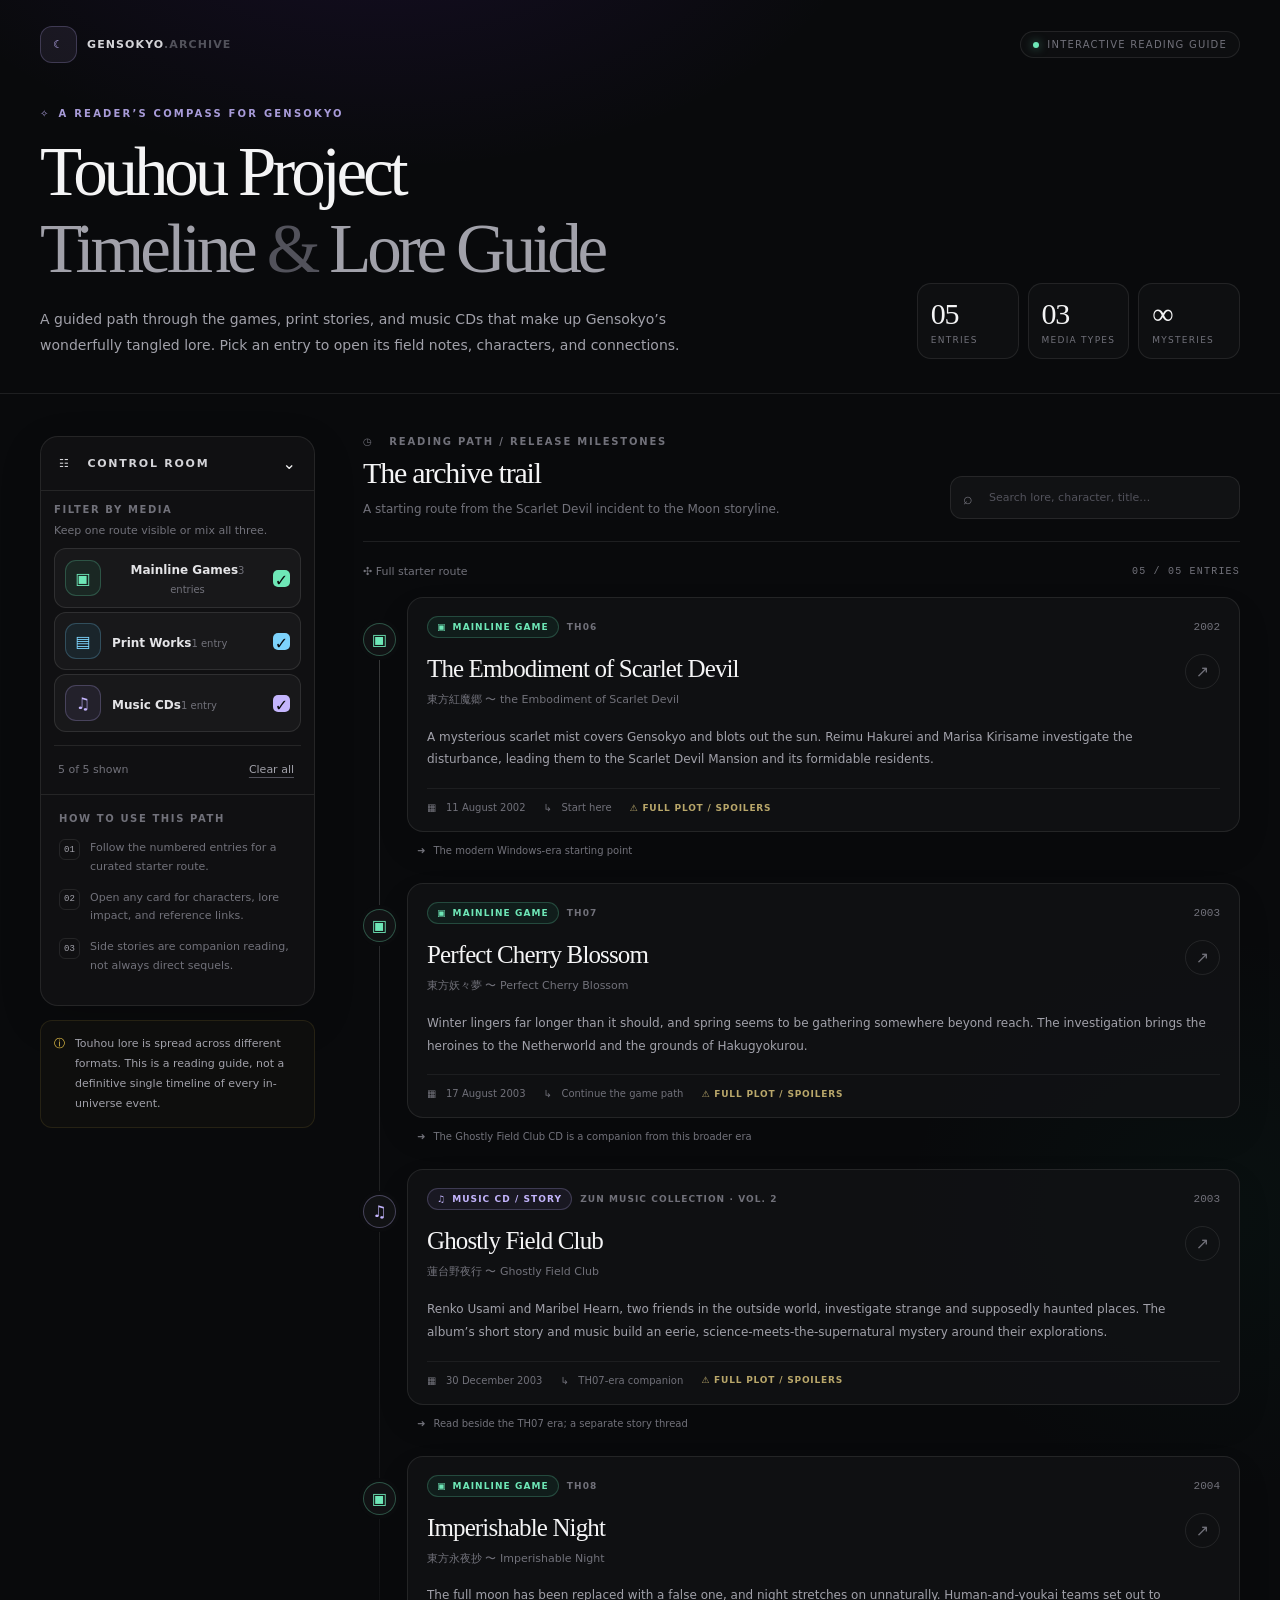
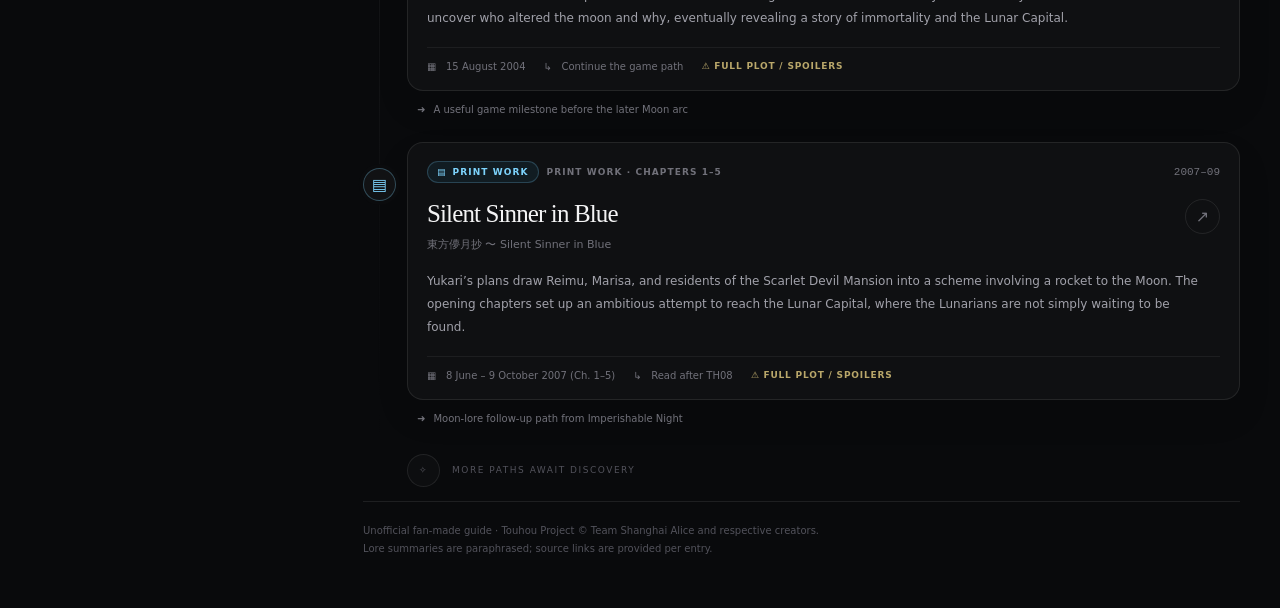
<file: timeline.html>
<!doctype html>
<html lang="en">
<head>
<meta charset="utf-8">
<meta name="viewport" content="width=device-width, initial-scale=1">
<meta name="theme-color" content="#0a0b0d">
<meta name="description" content="An interactive Touhou Project reading guide through mainline games, print works, and ZUN's music-CD stories.">
<title>Touhou Project Timeline &amp; Lore Guide</title>
<style>
:root{color-scheme:dark;--bg:#090a0c;--panel:#111214;--panel2:#151619;--text:#f4f4f5;--muted:#a1a1aa;--dim:#71717a;--line:rgba(255,255,255,.085);--green:#6ee7b7;--blue:#7dd3fc;--purple:#c4b5fd;--amber:#fcd34d}
*{box-sizing:border-box}html{background:var(--bg);scroll-behavior:smooth}body{margin:0;background:radial-gradient(ellipse 700px 400px at 30% -5%,rgba(109,40,217,.12),transparent 70%),radial-gradient(ellipse 450px 400px at 95% 55%,rgba(4,120,87,.06),transparent 70%),var(--bg);color:var(--text);font-family:Inter,ui-sans-serif,system-ui,-apple-system,BlinkMacSystemFont,"Segoe UI",sans-serif;min-height:100vh}button,input{font:inherit}button{color:inherit}button:focus-visible,a:focus-visible,input:focus-visible{outline:2px solid #c4b5fd;outline-offset:3px}a{color:inherit}.serif{font-family:Georgia,"Times New Roman",serif;letter-spacing:-.035em}.wrap{width:min(1440px,100%);margin:0 auto;padding-left:clamp(16px,4vw,40px);padding-right:clamp(16px,4vw,40px)}.topbar{border-bottom:1px solid var(--line);position:relative}.hero{padding-top:26px;padding-bottom:34px}.brand-row{display:flex;align-items:center;justify-content:space-between;gap:12px}.brand{display:inline-flex;align-items:center;gap:10px;text-decoration:none;color:#d4d4d8;font-size:11px;font-weight:700;letter-spacing:.1em}.brand-mark{width:37px;height:37px;display:grid;place-items:center;border:1px solid rgba(196,181,253,.22);background:rgba(196,181,253,.08);border-radius:12px;color:var(--purple)}.brand-muted{color:#52525b}.status-pill{display:inline-flex;align-items:center;gap:8px;border:1px solid var(--line);border-radius:99px;background:rgba(255,255,255,.02);padding:7px 12px;color:var(--dim);font-size:10px;letter-spacing:.12em;text-transform:uppercase}.status-dot{width:6px;height:6px;border-radius:50%;background:var(--green);box-shadow:0 0 10px rgba(110,231,183,.6)}.hero-grid{display:grid;grid-template-columns:minmax(0,1fr) auto;align-items:end;gap:30px;margin-top:45px}.eyebrow{display:flex;align-items:center;gap:8px;color:rgba(196,181,253,.85);font-size:10px;font-weight:700;letter-spacing:.22em;text-transform:uppercase}.hero h1{font-size:clamp(38px,6vw,69px);line-height:1.04;font-weight:500;margin:18px 0 0;letter-spacing:-.06em}.hero h1 span{display:block;color:#a1a1aa;margin-top:5px}.hero-copy{max-width:690px;color:#a1a1aa;font-size:14px;line-height:1.9;margin:20px 0 0}.stats{display:grid;grid-template-columns:repeat(3,minmax(82px,1fr));gap:9px;min-width:300px}.stat{border:1px solid var(--line);border-radius:14px;padding:13px;background:rgba(255,255,255,.025)}.stat-number{font:30px Georgia,serif;letter-spacing:-.04em}.stat-label{font-size:9px;color:#71717a;text-transform:uppercase;letter-spacing:.14em;margin-top:4px}.main-grid{display:grid;grid-template-columns:275px minmax(0,1fr);gap:clamp(25px,4vw,48px);padding-top:42px;padding-bottom:30px;align-items:start}.sidebar{position:sticky;top:22px}.control-card{border:1px solid var(--line);background:rgba(17,18,20,.94);border-radius:18px;overflow:hidden;box-shadow:0 14px 42px rgba(0,0,0,.16)}.control-head{width:100%;display:flex;align-items:center;justify-content:space-between;gap:12px;padding:17px 18px;border:0;border-bottom:1px solid var(--line);background:transparent;text-align:left;cursor:pointer}.control-title{font-size:11px;font-weight:750;letter-spacing:.16em;text-transform:uppercase;color:#d4d4d8}.control-content{padding:13px}.section-kicker{color:#71717a;font-size:10px;font-weight:700;letter-spacing:.16em;text-transform:uppercase}.tiny-copy{font-size:11px;line-height:1.6;color:#71717a;margin-top:7px}.filter-list{display:grid;gap:4px;margin-top:9px}.filter-row{display:flex;align-items:center;justify-content:space-between;gap:10px;padding:10px;border:1px solid transparent;border-radius:12px;cursor:pointer;transition:background .2s,border-color .2s}.filter-row:hover{background:rgba(255,255,255,.025)}.filter-row.active{border-color:rgba(255,255,255,.1);background:rgba(255,255,255,.035)}.filter-left{display:flex;align-items:center;gap:11px;min-width:0}.media-icon{width:36px;height:36px;display:grid;place-items:center;border:1px solid;border-radius:11px;flex-shrink:0}.green{color:var(--green)}.blue{color:var(--blue)}.purple{color:var(--purple)}.media-icon.game{color:var(--green);background:rgba(52,211,153,.08);border-color:rgba(110,231,183,.23)}.media-icon.print{color:var(--blue);background:rgba(56,189,248,.08);border-color:rgba(125,211,252,.23)}.media-icon.music{color:var(--purple);background:rgba(167,139,250,.08);border-color:rgba(196,181,253,.23)}.filter-name{font-size:12px;color:#e4e4e7;font-weight:550}.filter-count{font-size:10px;color:#71717a;margin-top:4px}.check{width:17px;height:17px;border:1px solid #52525b;border-radius:5px;display:grid;place-items:center;flex-shrink:0;color:#090a0c}.filter-row.active .check{border-color:transparent}.filter-footer{display:flex;align-items:center;justify-content:space-between;border-top:1px solid var(--line);padding:14px 4px 2px;margin-top:13px;font-size:11px;color:#71717a}.text-button{border:0;padding:3px;background:none;color:#a1a1aa;font-size:11px;text-decoration:underline;text-decoration-color:#52525b;text-underline-offset:4px;cursor:pointer}.text-button:hover{color:#fff}.howto{border-top:1px solid var(--line);padding:18px}.howto-title{font-size:10px;font-weight:700;letter-spacing:.16em;text-transform:uppercase;color:#71717a;margin-bottom:15px}.howto-row{display:flex;gap:10px;margin:12px 0}.step{display:grid;place-items:center;flex-shrink:0;width:21px;height:21px;border-radius:6px;border:1px solid var(--line);color:#a1a1aa;font:9px ui-monospace,monospace}.howto-row p{margin:0;font-size:11px;color:#71717a;line-height:1.7}.notice{display:flex;gap:10px;padding:13px;margin-top:14px;border:1px solid rgba(252,211,77,.1);border-radius:12px;background:rgba(252,211,77,.025);color:#a1a1aa;font-size:11px;line-height:1.8}.timeline-head{display:flex;align-items:end;justify-content:space-between;gap:22px;border-bottom:1px solid var(--line);padding-bottom:22px;margin-bottom:23px}.small-eyebrow{display:flex;align-items:center;gap:8px;color:#71717a;font-size:10px;font-weight:700;letter-spacing:.18em;text-transform:uppercase}.timeline-head h2{font:500 30px Georgia,serif;letter-spacing:-.04em;margin:9px 0 0}.timeline-head p{margin:9px 0 0;color:#71717a;font-size:12px;line-height:1.7}.searchbox{position:relative;width:min(290px,100%);flex-shrink:0}.searchbox input{height:43px;width:100%;border:1px solid var(--line);border-radius:12px;background:#111214;color:#f4f4f5;padding:0 37px 0 38px;font-size:11px;outline:none}.searchbox input::placeholder{color:#52525b}.searchbox input:focus{border-color:rgba(196,181,253,.45);box-shadow:0 0 0 3px rgba(196,181,253,.06)}.search-icon{position:absolute;left:13px;top:50%;transform:translateY(-50%);color:#71717a;pointer-events:none}.search-clear{position:absolute;right:7px;top:50%;transform:translateY(-50%);width:29px;height:29px;border:0;background:none;color:#71717a;cursor:pointer}.route-row{display:flex;align-items:center;justify-content:space-between;gap:10px;margin-bottom:19px;color:#71717a;font-size:11px}.entry-count{font:10px ui-monospace,monospace;letter-spacing:.12em}.timeline{position:relative;display:grid;gap:24px}.timeline:before{content:"";position:absolute;top:27px;bottom:35px;left:16px;width:1px;background:linear-gradient(to bottom,rgba(255,255,255,.2),rgba(255,255,255,.07),transparent)}.timeline-item{position:relative;padding-left:44px;animation:rise .35s both}.timeline-marker{position:absolute;left:0;top:26px;width:33px;height:33px;display:grid;place-items:center;background:#111214;border:1px solid;border-radius:50%;box-shadow:0 0 0 4px #0a0b0d;z-index:1}.timeline-marker.game{color:var(--green);border-color:rgba(110,231,183,.3)}.timeline-marker.print{color:var(--blue);border-color:rgba(125,211,252,.3)}.timeline-marker.music{color:var(--purple);border-color:rgba(196,181,253,.3)}.timeline-card{display:block;width:100%;padding:18px 19px;text-align:left;border:1px solid var(--line);border-radius:16px;background:rgba(17,18,20,.92);cursor:pointer;transition:transform .22s,border-color .22s,background .22s;box-shadow:0 16px 35px rgba(0,0,0,.09)}.timeline-card:hover{transform:translateY(-2px);border-color:rgba(255,255,255,.18);background:#151619}.timeline-card:focus-visible{outline:2px solid #c4b5fd;outline-offset:3px}.card-meta,.card-footer{display:flex;align-items:center;justify-content:space-between;gap:12px;flex-wrap:wrap}.media-pill{display:inline-flex;align-items:center;gap:6px;border:1px solid;border-radius:99px;padding:5px 9px;font-size:9px;font-weight:750;letter-spacing:.12em;text-transform:uppercase}.media-pill.game{color:var(--green);background:rgba(52,211,153,.07);border-color:rgba(110,231,183,.22)}.media-pill.print{color:var(--blue);background:rgba(56,189,248,.07);border-color:rgba(125,211,252,.22)}.media-pill.music{color:var(--purple);background:rgba(167,139,250,.07);border-color:rgba(196,181,253,.22)}.code{color:#71717a;font-size:9px;letter-spacing:.12em;font-weight:600}.year{color:#71717a;font:11px ui-monospace,monospace}.card-title-row{display:flex;align-items:flex-start;justify-content:space-between;gap:18px;margin-top:16px}.card-title{font:500 clamp(20px,2.2vw,25px)/1.2 Georgia,serif;letter-spacing:-.035em;color:#f4f4f5;margin:0}.original-title{font-size:11px;line-height:1.6;color:#71717a;margin-top:7px}.open-arrow{flex-shrink:0;width:35px;height:35px;display:grid;place-items:center;border:1px solid var(--line);border-radius:50%;color:#71717a;transition:transform .22s,color .22s}.timeline-card:hover .open-arrow{transform:translate(2px,-2px);color:#f4f4f5;border-color:rgba(255,255,255,.2)}.summary{color:#a1a1aa;font-size:12px;line-height:1.9;margin:17px 0 0;max-width:780px}.card-footer{justify-content:flex-start;gap:18px;border-top:1px solid rgba(255,255,255,.06);margin-top:17px;padding-top:13px;color:#71717a;font-size:10px}.footer-piece{display:flex;align-items:center;gap:6px}.connection{margin:10px 0 0 10px;padding:0 8px 0 0;display:flex;align-items:flex-start;gap:8px;color:#71717a;font-size:10px;line-height:1.7}.end-marker{padding:3px 0 0 44px;display:flex;align-items:center;gap:12px;color:#52525b;font-size:9px;text-transform:uppercase;letter-spacing:.17em}.end-spark{width:33px;height:33px;display:grid;place-items:center;border:1px solid var(--line);border-radius:50%;background:#0d0e10}.empty{min-height:280px;border:1px dashed rgba(255,255,255,.12);background:rgba(255,255,255,.015);border-radius:17px;display:flex;align-items:center;justify-content:center;text-align:center;padding:24px}.empty h3{font:22px Georgia,serif;margin:14px 0 0}.empty p{color:#71717a;font-size:12px;line-height:1.8;max-width:280px}.footer{border-top:1px solid var(--line);margin-top:14px;padding:20px 0;color:#52525b;font-size:10px;line-height:1.8}.footer p{margin:0}.drawer-layer{position:fixed;inset:0;z-index:100;display:flex;justify-content:flex-end}.drawer-backdrop{position:absolute;inset:0;background:rgba(0,0,0,.73);backdrop-filter:blur(5px);animation:fade .2s both}.drawer{position:relative;width:min(610px,100%);height:100%;display:flex;flex-direction:column;background:#101113;border-left:1px solid var(--line);box-shadow:-25px 0 65px rgba(0,0,0,.32);animation:slidein .28s both;outline:none}.drawer-accent{height:4px;flex-shrink:0}.drawer-header{display:flex;align-items:center;justify-content:space-between;gap:12px;padding:15px 22px;border-bottom:1px solid var(--line)}.drawer-brand{font-size:10px;letter-spacing:.17em;text-transform:uppercase;font-weight:700;color:#71717a}.close-button{width:38px;height:38px;display:grid;place-items:center;border:1px solid var(--line);border-radius:50%;background:transparent;color:#a1a1aa;cursor:pointer}.close-button:hover{background:rgba(255,255,255,.05);color:#fff}.drawer-scroll{min-height:0;overflow-y:auto;padding:29px clamp(20px,5vw,34px) 32px;overscroll-behavior:contain}.drawer-era{font-size:10px;text-transform:uppercase;letter-spacing:.2em;color:#71717a;margin:23px 0 8px}.drawer h2{font:500 clamp(30px,6vw,40px)/1.12 Georgia,serif;letter-spacing:-.04em;margin:0;color:#fafafa}.drawer-original{font-size:12px;color:#71717a;line-height:1.7;margin:12px 0 0}.details-grid{display:grid;grid-template-columns:repeat(2,minmax(0,1fr));gap:12px;border:1px solid var(--line);border-radius:15px;padding:17px;margin-top:24px;background:rgba(255,255,255,.02)}.detail{display:flex;gap:11px;align-items:flex-start}.detail-label{font-size:9px;font-weight:700;letter-spacing:.14em;text-transform:uppercase;color:#71717a}.detail-value{font-size:12px;line-height:1.65;color:#e4e4e7;margin-top:6px}.drawer-section{margin-top:29px}.drawer-section h3{display:flex;align-items:center;gap:8px;color:#a1a1aa;font-size:10px;font-weight:750;letter-spacing:.15em;text-transform:uppercase;margin:0 0 12px}.drawer-section p{color:#d4d4d8;font-size:13px;line-height:1.95;margin:0}.drawer-section .secondary-copy{font-size:12px;color:#71717a;margin-top:12px;line-height:1.85}.chips{display:flex;flex-wrap:wrap;gap:7px}.chip{border:1px solid var(--line);border-radius:8px;background:rgba(255,255,255,.025);padding:8px 10px;font-size:11px;color:#d4d4d8}.impact-box{border:1px solid var(--line);border-radius:15px;background:#151618;padding:17px}.tag{border:1px solid var(--line);border-radius:99px;padding:6px 10px;color:#71717a;font-size:10px}.source-link{display:flex;align-items:center;justify-content:space-between;gap:10px;padding:12px 13px;border:1px solid var(--line);border-radius:11px;color:#a1a1aa;font-size:11px;text-decoration:none;margin-top:7px;transition:background .2s}.source-link:hover{background:rgba(255,255,255,.04);color:#fff}.disclaimer{border-top:1px solid var(--line);padding-top:15px;margin-top:26px;color:#52525b;font-size:10px;line-height:1.9}
.spoiler-card-label{color:#b9a76a;font-size:9px;letter-spacing:.09em;font-weight:700}.full-story-article{margin-top:30px;border-top:1px solid var(--line);padding-top:23px}.spoiler-alert{display:flex;align-items:flex-start;gap:12px;padding:15px;border:1px solid rgba(252,211,77,.25);border-radius:13px;background:linear-gradient(120deg,rgba(252,211,77,.075),rgba(252,211,77,.018));margin-bottom:23px}.spoiler-symbol{display:grid;place-items:center;flex:0 0 27px;width:27px;height:27px;border-radius:8px;border:1px solid rgba(252,211,77,.35);background:rgba(252,211,77,.08);color:var(--amber);font-weight:900}.spoiler-alert strong{font-size:10px;letter-spacing:.14em;color:var(--amber)}.spoiler-alert p{font-size:11px;line-height:1.75;color:#b8b4a6;margin:7px 0 0}.story-lead{border-left:2px solid rgba(196,181,253,.35);padding-left:17px;margin:0 0 27px}.story-paragraph{font-size:13px;line-height:2.03;color:#d4d4d8;margin:0 0 15px}.story-paragraph:last-child{margin-bottom:0}.story-section{margin-top:27px;padding-top:21px;border-top:1px solid rgba(255,255,255,.07)}.story-section>h3{font:500 22px/1.3 Georgia,"Times New Roman",serif;letter-spacing:-.035em;color:#f4f4f5;margin:0 0 15px}.story-subsection{margin-top:22px;padding-left:14px;border-left:1px solid rgba(255,255,255,.1)}.story-subsection h4{font-size:13px;line-height:1.55;color:#c4b5fd;margin:0 0 10px;font-weight:700}.story-role-list{list-style:none;padding:0;margin:0;display:grid;gap:9px}.story-role-list li{display:grid;gap:4px;padding:12px;border:1px solid rgba(255,255,255,.065);background:rgba(255,255,255,.018);border-radius:10px}.story-role-list strong{font-size:12px;color:#f4f4f5}.story-role-list span{font-size:12px;color:#a1a1aa;line-height:1.8}.story-editor-note{color:#71717a;font-size:10px;line-height:1.9;margin:24px 0 0;padding-top:15px;border-top:1px dashed rgba(255,255,255,.1)}
.hidden{display:none!important}@keyframes rise{from{opacity:0;transform:translateY(7px)}to{opacity:1;transform:translateY(0)}}@keyframes fade{from{opacity:0}to{opacity:1}}@keyframes slidein{from{transform:translateX(30px);opacity:.7}to{transform:translateX(0);opacity:1}}@media(max-width:900px){.hero-grid{grid-template-columns:1fr;gap:24px;margin-top:35px}.stats{min-width:0;max-width:390px}.main-grid{grid-template-columns:1fr;gap:32px;padding-top:27px}.sidebar{position:static}.timeline-head{align-items:flex-start;flex-direction:column}.searchbox{width:100%;max-width:none}.hero{padding-bottom:28px}.notice{margin-top:12px}.control-card{display:grid;grid-template-columns:1fr}.howto{padding:15px 18px}.howto-row{margin:9px 0}}
@media(max-width:520px){.hero{padding-top:18px}.status-pill{display:none}.hero-grid{margin-top:28px}.hero h1{font-size:39px}.hero-copy{font-size:13px;line-height:1.8}.stats{grid-template-columns:repeat(3,minmax(0,1fr));gap:7px}.stat{padding:11px}.stat-number{font-size:25px}.stat-label{font-size:8px;letter-spacing:.08em}.main-grid{padding-top:21px}.timeline-head h2{font-size:27px}.timeline{gap:19px}.timeline-item{padding-left:38px}.timeline:before{left:14px}.timeline-marker{width:29px;height:29px;top:22px}.timeline-card{padding:15px 14px}.card-title-row{gap:8px;margin-top:13px}.card-title{font-size:20px}.open-arrow{width:30px;height:30px}.summary{font-size:11.5px;line-height:1.85;margin-top:14px}.card-footer{gap:11px;font-size:9px}.connection{font-size:10px;margin-left:7px}.end-marker{padding-left:38px}.details-grid{grid-template-columns:1fr;padding:14px}.drawer-header{padding:12px 17px}.drawer-scroll{padding-top:23px}.drawer-brand{font-size:9px}.drawer h2{font-size:31px}}
@media(prefers-reduced-motion:reduce){*,*::before,*::after{scroll-behavior:auto!important;animation-duration:.01ms!important;animation-iteration-count:1!important;transition-duration:.01ms!important}}
</style>
<style>
/* External-image galleries: responsive, attributed, and resilient to blocked hosts. */
.lore-gallery{margin:30px 0 8px;padding:16px;border:1px solid rgba(255,255,255,.09);border-radius:16px;background:linear-gradient(145deg,rgba(255,255,255,.035),rgba(255,255,255,.012));}
.gallery-heading{display:flex;align-items:flex-end;justify-content:space-between;gap:12px;margin:0 0 9px;}
.gallery-kicker{color:#a78bfa;font-size:9px;letter-spacing:.19em;text-transform:uppercase;font-weight:800;}
.gallery-heading h3{margin:5px 0 0;color:#f4f4f5;font:500 22px/1.25 Georgia,"Times New Roman",serif;letter-spacing:-.025em;}
.gallery-count{flex-shrink:0;white-space:nowrap;border:1px solid rgba(196,181,253,.2);border-radius:999px;padding:6px 9px;color:#c4b5fd;font-size:9px;letter-spacing:.08em;}
.gallery-intro{margin:10px 0 15px;color:#8a8a96;font-size:10px;line-height:1.8;}
.gallery-grid{display:grid;grid-template-columns:repeat(2,minmax(0,1fr));gap:10px;}
.gallery-card{min-width:0;overflow:hidden;margin:0;padding:6px;border:1px solid rgba(255,255,255,.075);border-radius:12px;background:rgba(5,5,8,.44);transition:border-color .2s,transform .2s;}
.gallery-card:hover{border-color:rgba(196,181,253,.32);transform:translateY(-2px);}
.gallery-image-link{position:relative;display:block;overflow:hidden;border-radius:8px;background:radial-gradient(ellipse at 30% 20%,rgba(196,181,253,.12),transparent 65%),#121217;}
.gallery-image{display:block;width:100%;height:auto;aspect-ratio:4/3;object-fit:cover;color:#a1a1aa;background:#121217;transition:transform .35s ease;}
.gallery-card:hover .gallery-image{transform:scale(1.035);}
.image-fallback{display:none;min-height:110px;aspect-ratio:4/3;align-items:center;justify-content:center;flex-direction:column;gap:8px;padding:14px;text-align:center;color:#b4b4be;font-size:10px;line-height:1.65;}
.image-fallback span{color:#c4b5fd;font-weight:700;}
.gallery-card.image-failed .image-fallback{display:flex;}
.gallery-card figcaption{display:flex;flex-direction:column;align-items:flex-start;gap:6px;padding:9px 3px 3px;}
.gallery-card figcaption strong{color:#e4e4e7;font-size:10px;line-height:1.5;font-weight:700;}
.gallery-card figcaption .gallery-caption{color:#90909c;font-size:9px;line-height:1.65;}
.image-source{display:inline-flex;align-items:center;gap:5px;margin-top:1px;color:#c4b5fd;font-size:9px;text-decoration:none;}
.image-source:hover{text-decoration:underline;color:#ddd6fe;}
.gallery-licence-note{margin-top:13px;padding-top:11px;border-top:1px solid rgba(255,255,255,.07);color:#686875;font-size:9px;line-height:1.8;}
@media(min-width:650px){.gallery-grid{grid-template-columns:repeat(3,minmax(0,1fr));}.lore-gallery{padding:19px;}.gallery-image{aspect-ratio:4/3;}}
@media(max-width:360px){.gallery-grid{grid-template-columns:1fr;}.gallery-image{aspect-ratio:16/10;}}
@media(prefers-reduced-motion:reduce){.gallery-card,.gallery-image{transition:none!important;}.gallery-card:hover .gallery-image{transform:none;}}
</style>
</head>
<body>
<header class="topbar"><div class="wrap hero">
  <div class="brand-row"><a href="#top" class="brand"><span class="brand-mark" aria-hidden="true">☾</span><span>GENSOKYO<span class="brand-muted">.ARCHIVE</span></span></a><span class="status-pill"><span class="status-dot"></span>Interactive reading guide</span></div>
  <div class="hero-grid" id="top"><div><div class="eyebrow"><span>✧</span> A reader’s compass for Gensokyo</div><h1 class="serif">Touhou Project<span>Timeline <span style="display:inline;font-family:inherit;color:#52525b">&amp;</span> Lore Guide</span></h1><p class="hero-copy">A guided path through the games, print stories, and music CDs that make up Gensokyo’s wonderfully tangled lore. Pick an entry to open its field notes, characters, and connections.</p></div>
    <div class="stats" aria-label="Guide statistics"><div class="stat"><div class="stat-number" id="total-stat">05</div><div class="stat-label">Entries</div></div><div class="stat"><div class="stat-number">03</div><div class="stat-label">Media types</div></div><div class="stat"><div class="stat-number">∞</div><div class="stat-label">Mysteries</div></div></div>
  </div>
</div></header>
<main class="wrap main-grid">
  <aside class="sidebar" aria-label="Timeline controls"><div class="control-card">
    <button class="control-head" id="filter-toggle" aria-expanded="true" aria-controls="filter-content"><span class="control-title">☷ &nbsp; Control room</span><span id="chevron">⌄</span></button>
    <div class="control-content" id="filter-content"><div class="section-kicker">Filter by media</div><div class="tiny-copy">Keep one route visible or mix all three.</div><div class="filter-list" id="filters"></div><div class="filter-footer"><span id="shown-count">5 of 5 shown</span><button class="text-button" id="clear-filters">Clear all</button></div></div>
    <div class="howto"><div class="howto-title">How to use this path</div><div class="howto-row"><span class="step">01</span><p>Follow the numbered entries for a curated starter route.</p></div><div class="howto-row"><span class="step">02</span><p>Open any card for characters, lore impact, and reference links.</p></div><div class="howto-row"><span class="step">03</span><p>Side stories are companion reading, not always direct sequels.</p></div></div>
  </div><div class="notice"><span style="color:#fcd34d">ⓘ</span><span>Touhou lore is spread across different formats. This is a reading guide, not a definitive single timeline of every in-universe event.</span></div></aside>
  <section aria-labelledby="timeline-heading"><div class="timeline-head"><div><div class="small-eyebrow">◷ &nbsp; Reading path / release milestones</div><h2 class="serif" id="timeline-heading">The archive trail</h2><p>A starting route from the Scarlet Devil incident to the Moon storyline.</p></div><div class="searchbox"><span class="search-icon">⌕</span><input id="search" type="search" placeholder="Search lore, character, title…" aria-label="Search entries, characters, and themes"><button id="search-clear" class="search-clear hidden" aria-label="Clear search">×</button></div></div>
    <div class="route-row"><span id="route-label">✣ &nbsp; Full starter route</span><span class="entry-count" id="route-count">05 / 05 ENTRIES</span></div>
    <div id="timeline" class="timeline" aria-live="polite"></div><div id="empty" class="empty hidden"><div><div style="font-size:25px;color:#71717a">⌕</div><h3 class="serif">No entries found</h3><p>Try another title, character, or theme, or turn a media filter back on.</p><button class="text-button" id="reset-view">Reset view →</button></div></div>
    <footer class="footer"><p>Unofficial fan-made guide · Touhou Project © Team Shanghai Alice and respective creators.</p><p>Lore summaries are paraphrased; source links are provided per entry.</p></footer>
  </section>
</main>
<div id="drawer-host"></div>
<script>
(() => {
'use strict';
const MEDIA = {
  game:{label:'Mainline game',plural:'Mainline Games',icon:'▣',cls:'game',accent:'#6ee7b7',count:0},
  print:{label:'Print work',plural:'Print Works',icon:'▤',cls:'print',accent:'#7dd3fc',count:0},
  music:{label:'Music CD / story',plural:'Music CDs',icon:'♫',cls:'music',accent:'#c4b5fd',count:0}
};
const TIMELINE = [
 {id:'th06',order:'01',year:'2002',era:'The Windows era begins',code:'TH06',title:'The Embodiment of Scarlet Devil',originalTitle:'東方紅魔郷 〜 the Embodiment of Scarlet Devil',type:'game',releaseDate:'11 August 2002',releaseSort:20020811,readingLabel:'Start here',connection:'The modern Windows-era starting point',summary:'A mysterious scarlet mist covers Gensokyo and blots out the sun. Reimu Hakurei and Marisa Kirisame investigate the disturbance, leading them to the Scarlet Devil Mansion and its formidable residents.',characters:['Reimu Hakurei','Marisa Kirisame','Remilia Scarlet','Sakuya Izayoi','Patchouli Knowledge','Flandre Scarlet'],loreImpact:'Introduces the Scarlet Devil Mansion cast, a major recurring group in later games and print stories. It is also the sixth official Touhou game and the beginning of the familiar Windows-era sequence.',whyRead:'A useful foundation for the setting, the incident-resolution pattern, and several characters who return throughout the series.',tags:['Scarlet Devil Mansion','Scarlet Mist','Windows era'],sources:[{label:'Touhou Wiki — Embodiment of Scarlet Devil',url:'https://en.touhouwiki.net/wiki/Embodiment_of_Scarlet_Devil'}]},
 {id:'th07',order:'02',year:'2003',era:'The spring that would not arrive',code:'TH07',title:'Perfect Cherry Blossom',originalTitle:'東方妖々夢 〜 Perfect Cherry Blossom',type:'game',releaseDate:'17 August 2003',releaseSort:20030817,readingLabel:'Continue the game path',connection:'The Ghostly Field Club CD is a companion from this broader era',summary:'Winter lingers far longer than it should, and spring seems to be gathering somewhere beyond reach. The investigation brings the heroines to the Netherworld and the grounds of Hakugyokurou.',characters:['Youmu Konpaku','Yuyuko Saigyouji','Alice Margatroid','Ran Yakumo','Yukari Yakumo'],loreImpact:'Widens the setting beyond the human village and shrine, developing the Netherworld and the boundary-focused Yakumo family. Youmu and Yuyuko become important recurring figures.',whyRead:'Read this before the attached CD entry to make the suggested media path easier to follow; the connection is an era/reading-guide cue, not a direct plot dependency.',tags:['Netherworld','Cherry blossoms','Yakumo family'],sources:[{label:'Touhou Wiki — Perfect Cherry Blossom',url:'https://en.touhouwiki.net/wiki/Perfect_Cherry_Blossom'}]},
 {id:'ghostly-field-club',order:'03',year:'2003',era:'The outside world leaves clues',code:'ZUN MUSIC COLLECTION · VOL. 2',title:'Ghostly Field Club',originalTitle:'蓮台野夜行 〜 Ghostly Field Club',type:'music',releaseDate:'30 December 2003',releaseSort:20031230,readingLabel:'TH07-era companion',connection:'Read beside the TH07 era; a separate story thread',summary:'Renko Usami and Maribel Hearn, two friends in the outside world, investigate strange and supposedly haunted places. The album’s short story and music build an eerie, science-meets-the-supernatural mystery around their explorations.',characters:['Renko Usami','Maribel Hearn'],loreImpact:'Begins a recurring line of music-CD stories set around the outside world. Maribel’s unusual perception of boundaries and the pair’s investigations provide a different lens on themes that also matter to Gensokyo.',whyRead:'Treat this as a side route rather than a missing chapter between TH07 and TH08. Read the liner-note story alongside the album for the intended mood and context.',tags:['ZUN’s Music Collection','Outside world','Boundary mysteries'],sources:[{label:'Touhou Wiki — Ghostly Field Club',url:'https://en.touhouwiki.net/wiki/Ghostly_Field_Club'}]},
 {id:'th08',order:'04',year:'2004',era:'A night that refuses to end',code:'TH08',title:'Imperishable Night',originalTitle:'東方永夜抄 〜 Imperishable Night',type:'game',releaseDate:'15 August 2004',releaseSort:20040815,readingLabel:'Continue the game path',connection:'A useful game milestone before the later Moon arc',summary:'The full moon has been replaced with a false one, and night stretches on unnaturally. Human-and-youkai teams set out to uncover who altered the moon and why, eventually revealing a story of immortality and the Lunar Capital.',characters:['Eirin Yagokoro','Kaguya Houraisan','Reisen Udongein Inaba','Keine Kamishirasawa','Fujiwara no Mokou'],loreImpact:'Establishes key pieces of the Eientei cast and deepens Touhou’s moon-related mythology. Its Lunar Capital and immortal characters make it helpful context for the later Bougetsushou print storyline.',whyRead:'Play or read a plot summary before starting Silent Sinner in Blue, which expands on the Moon and the relationships surrounding it.',tags:['Eientei','Moon','Immortality'],sources:[{label:'Touhou Wiki — Imperishable Night',url:'https://en.touhouwiki.net/wiki/Imperishable_Night'}]},
 {id:'silent-sinner',order:'05',year:'2007–09',era:'The Bougetsushou / Moon storyline',code:'PRINT WORK · CHAPTERS 1–5',title:'Silent Sinner in Blue',originalTitle:'東方儚月抄 〜 Silent Sinner in Blue',type:'print',releaseDate:'8 June – 9 October 2007 (Ch. 1–5)',releaseSort:20070608,readingLabel:'Read after TH08',connection:'Moon-lore follow-up path from Imperishable Night',summary:'Yukari’s plans draw Reimu, Marisa, and residents of the Scarlet Devil Mansion into a scheme involving a rocket to the Moon. The opening chapters set up an ambitious attempt to reach the Lunar Capital, where the Lunarians are not simply waiting to be found.',characters:['Reimu Hakurei','Marisa Kirisame','Yukari Yakumo','Sakuya Izayoi','Eirin Yagokoro','Kaguya Houraisan','Watatsuki no Toyohime','Watatsuki no Yorihime'],loreImpact:'Expands the Lunar Capital from a distant piece of mythology into a central setting and explores the political and personal ties between Gensokyo and the Moon. It is part of the broader Touhou Bougetsushou storyline, alongside Cage in Lunatic Runagate and Inaba of the Moon and Inaba of the Earth.',whyRead:'This is a sensible next step after TH08 for a reader following Moon-related lore. The manga ran from 2007 to 2009; later material in the arc references additional events, so chapters should not be treated as a simple immediate sequel to TH08.',tags:['Lunar Capital','Bougetsushou','Rocket to the Moon'],sources:[{label:'Touhou Wiki — Silent Sinner in Blue',url:'https://en.touhouwiki.net/wiki/Silent_Sinner_in_Blue'},{label:'Touhou Wiki — Touhou Bougetsushou',url:'https://en.touhouwiki.net/wiki/Touhou_Bougetsushou'}]}
];
const FULL_STORIES = {
 th06: {
  articleTitle: "Touhou Koumakyou ~ the Embodiment of Scarlet Devil",
  warning: "Major spoilers for the main six stages, the Extra Stage, character revelations, and the incident's resolution.",
  lead: [
   "Touhou Koumakyou ~ the Embodiment of Scarlet Devil (東方紅魔郷, commonly rendered as Scarlet Devil Land) is a vertical-scrolling danmaku shoot-'em-up developed and published by Team Shanghai Alice, the one-person circle led by ZUN. The full game was released on 11 August 2002 at Comiket 62. It is the sixth official Touhou Project game and the first entry made specifically for Windows, marking the beginning of the series' familiar modern era.",
   "The story follows Reimu Hakurei or Marisa Kirisame as they investigate an unnatural scarlet mist that has dimmed the summer sky. Their journey takes them from Gensokyo's open countryside to the island-like grounds and Western architecture of the Scarlet Devil Mansion, where they discover that the incident is less a grand conspiracy than the result of one powerful vampire's very personal inconvenience."
  ],
  sections: [
   {heading:"1. Setting and Context", paragraphs:[
    "Gensokyo is a secluded land separated from the outside world by the Great Hakurei Barrier. It shelters humans, youkai, spirits, fairies, magicians, and beings drawn from Japanese folklore as well as Western fantasy. The region is maintained through a delicate, often uneasy balance: humans need protection from dangerous supernatural residents, while youkai depend on human belief, fear, and continued existence.",
    "By the Windows era, the Spell Card rules provide a recognizable way for characters to settle disputes through named attacks and elaborate patterns of danmaku. These duels can still be dangerous, but their stylized structure allows conflicts to be resolved without every disagreement becoming a lethal war. EoSD helped establish the conventions that many later Touhou stories would use: a strange incident, an investigation by the shrine maiden, a chain of encounters, and a final confrontation with the person responsible.",
    "The game's Western-flavoured mansion and vampire cast deliberately contrast with Touhou's East Asian setting. The scarlet mist is both an atmospheric threat and a character-specific solution: it changes the land's weather because its creator wants to move around during daylight."
   ]},
   {heading:"2. The Scarlet Mist Incident", paragraphs:[
    "During an otherwise peaceful summer, a thick red mist spreads across Gensokyo and blocks sunlight. The sky becomes dim and the air turns cold, making the season feel like a prolonged twilight. The disturbance affects ordinary life as well as supernatural residents: people cannot enjoy normal daylight, plants receive less sun, and the strange weather suggests that someone is exerting powerful magic over the region.",
    "Reimu Hakurei leaves the Hakurei Shrine because solving supernatural disturbances is part of her responsibility as shrine maiden. She is practical and sometimes impatient, but the mist is an obvious threat to the balance she is meant to maintain. Marisa Kirisame sets out for her own reasons: curiosity, the excitement of a mystery, and the hope that the culprit may possess interesting magical knowledge or items. Their dialogue and motivation differ by route, but both push toward the same source.",
    "The player follows one heroine through the same broad chain of encounters. Most of the early bosses are not accomplices in the incident. They attack because they encounter an intruder, want to defend their territory, or simply enjoy a fight. The investigation therefore reveals Gensokyo as a place full of independent personalities, not a single army working for the final boss."
   ]},
   {heading:"3. Main Game Progression", subsections:[
    {heading:"Stage 1 — Rumia, the Youkai of the Dusk", paragraphs:[
     "The journey begins along a darkened route where the heroine encounters Rumia, a small youkai who can envelop herself in darkness. Rumia is not the source of the scarlet mist; she is simply travelling through the area and becomes interested in the heroine. Their exchange is brief and somewhat comical, underscoring the fact that the incident's trail begins with a random encounter rather than an organized group of villains.",
     "After Rumia is defeated, the heroine continues toward the Misty Lake, where the red haze is thick enough to make the landscape feel unfamiliar."
    ]},
    {heading:"Stage 2 — The Misty Lake: Cirno and the Fairies", paragraphs:[
     "At the Misty Lake, the heroine meets Cirno, an energetic ice fairy who treats the encounter as a challenge to her strength. Cirno's freezing magic suits the cold, mist-covered scenery, but she has no meaningful role in creating the incident. A fairy midboss also appears; later Touhou usage commonly calls this character Daiyousei, although the name is not presented as a full character introduction in this game's dialogue.",
     "Cirno's defeat clears the way to the lake's island and the foreign-looking estate at its centre. The contrast between the lake's natural setting and the mansion's elaborate architecture signals that the heroine has reached the area where the mist is most likely to have originated."
    ]},
    {heading:"Stage 3 — Hong Meiling and the Mansion Gate", paragraphs:[
     "The mansion's gatekeeper, Hong Meiling, intercepts the heroine. Meiling is a martial artist who protects the estate's entrance and takes her duty seriously, even when the house's residents are eccentric. She fights to stop an unauthorized visitor from proceeding inside, rather than because she is revealed as a co-conspirator.",
     "Once Meiling is overcome, the heroine passes into the Scarlet Devil Mansion itself. The investigation shifts from the open lake to a maze of halls, rooms, and private spaces belonging to its supernatural inhabitants."
    ]},
    {heading:"Stage 4 — Voile, the Secret Library", paragraphs:[
     "Inside the mansion, the heroine reaches Voile, the Secret Library, filled with books and magical research. A minor devil servant appears before the main confrontation; the character is often called Koakuma, though the game provides little individual backstory for her. The library's owner, Patchouli Knowledge, then attempts to repel the intruder with sophisticated elemental magic.",
     "Patchouli is a long-lived magician with extensive knowledge of Western sorcery, but poor physical stamina and asthma limit her. Her attacks draw on combinations of elements rather than the straightforward ice or martial arts used earlier. She is loyal to Remilia and sees the heroine as a threat to the mansion, yet the encounter still functions as a guarded library's defence, not the revelation of a second mastermind."
    ]},
    {heading:"Stage 5 — Sakuya Izayoi, the Head Maid", paragraphs:[
     "Deeper in the mansion, the heroine encounters Sakuya Izayoi, the head maid. Sakuya is human, but her power to manipulate time makes her a formidable opponent. She uses precisely placed knives and can alter the rhythm of a fight by stopping or manipulating time, turning the manor's corridors into a carefully controlled killing field.",
     "Sakuya acts as Remilia's most trusted servant and is determined to prevent the heroine from reaching her mistress. Her confidence and unusual abilities reinforce the idea that the mansion is a functional household with layers of protection, not merely a hideout full of unrelated bosses. After Sakuya's defeat, the route finally opens toward the mansion's master."
    ]},
    {heading:"Stage 6 — Remilia Scarlet, the Scarlet Devil", paragraphs:[
     "At the end of the route, the heroine confronts Remilia Scarlet, a vampire who is over five centuries old and the owner of the Scarlet Devil Mansion. Remilia is flamboyant, proud, and powerful, but her immediate motive is surprisingly simple. Sunlight is unpleasant and harmful to vampires, so she creates the scarlet mist to cover Gensokyo and allow her to go outside during the day without direct exposure to the sun.",
     "The mist's scale makes the plan selfish and disruptive: Remilia solves her own problem by changing the environment for everyone else. She does not appear to have carefully considered the impact on Gensokyo's people, plants, or other inhabitants. The heroine defeats her in a danmaku duel, and Remilia agrees to stop the incident; the mist disperses and ordinary daylight returns. The mystery resolves through the defeat of a powerful but capricious culprit, not through an elaborate political plot."
    ]}
   ]},
   {heading:"4. Extra Stage — Flandre Scarlet", paragraphs:[
    "The optional Extra Stage takes the heroine back to the Scarlet Devil Mansion after the main incident. The mansion's residents and magical defences once again stand between the heroine and a deeper mystery. Patchouli can appear as an extra-stage opponent before the heroine reaches the basement, which has largely remained closed to outsiders.",
    "There the heroine meets Flandre Scarlet, Remilia's younger sister. Flandre is a vampire with an extraordinarily destructive ability: she can identify and crush the essential point of a thing, causing it to break apart. She has spent approximately 495 years isolated in the basement. The game implies that her immense power and lack of ordinary experience make her difficult to manage safely, but it does not give a complete psychological explanation for her confinement.",
    "Flandre approaches the encounter as a chance to play with someone who has reached her. That framing is unsettling because her idea of play involves the same overwhelming power she uses in battle. The heroine survives an exceptionally difficult duel and ends the confrontation. The game does not depict a long rehabilitation or a detailed later life for Flandre; the lasting revelation is simply that the mansion holds another Scarlet sister whose power may exceed even Remilia's in destructive potential."
   ]},
   {heading:"5. Endings and Resolution", paragraphs:[
    "The precise dialogue and details of the ending vary according to the selected heroine, difficulty, and ending route. The central outcome is stable: the scarlet mist is lifted, the immediate incident is over, and the Scarlet Devil Mansion remains part of Gensokyo rather than being destroyed or removed. Reimu and Marisa each return to their own routines with the incident resolved, while the mansion's residents continue to occupy their familiar roles.",
    "The Extra Stage is additional character lore, not a second explanation for the mist. Flandre did not create the incident; meeting her only exposes a hidden part of Remilia's family and the strange private life behind the mansion's public defences."
   ]},
   {heading:"6. Character Cast and Roles", items:[
    {label:"Reimu Hakurei",text:"Playable shrine maiden; investigates the mist as a threat to Gensokyo's balance."},
    {label:"Marisa Kirisame",text:"Playable human magician; follows the mystery out of curiosity and a taste for magical discoveries."},
    {label:"Rumia",text:"Stage 1 opponent; a youkai who manipulates darkness and is not responsible for the incident."},
    {label:"Cirno",text:"Stage 2 boss; an ice fairy who challenges the heroine at the Misty Lake."},
    {label:"Hong Meiling",text:"Stage 3 boss; martial-arts gatekeeper of the Scarlet Devil Mansion."},
    {label:"Patchouli Knowledge",text:"Stage 4 boss; the mansion's bookish magician and keeper of its library."},
    {label:"Sakuya Izayoi",text:"Stage 5 boss; Remilia's head maid, known for time manipulation and knife throwing."},
    {label:"Remilia Scarlet",text:"Final boss; vampire mistress who creates the scarlet mist to shield herself from sunlight."},
    {label:"Flandre Scarlet",text:"Extra Stage boss; Remilia's isolated younger sister, whose ability can destroy the core of things."},
    {label:"Daiyousei and Koakuma",text:"Minor fairy and devil encounters respectively; their individual histories are not developed in this game."}
   ]},
   {heading:"7. Narrative Impact and Historical Significance", paragraphs:[
    "EoSD is a major entry point because it establishes the Windows-era cast and many patterns the series repeatedly revisits: an incident affecting all Gensokyo, an investigation by a playable heroine, self-contained stage encounters, a final boss with a mundane personal motive, and an optional stage that reveals a new corner of the setting. Its Spell Card battles provide a memorable visual language for Touhou's conflicts.",
    "The Scarlet Devil Mansion residents became an enduring recurring group in later games, official print stories, music, and fan works. The game also demonstrates an important tonal balance: its incidents can have wide consequences, but their causes may be petty, eccentric, emotional, or simply the result of supernatural beings living according to their own priorities."
   ]}
  ]
 },
 th07: {
  articleTitle: "Touhou Youyoumu ~ Perfect Cherry Blossom",
  warning: "Major spoilers for the Spring Snow Incident, Yuyuko's connection to the Saigyou Ayakashi, and the Extra/Phantasm story path.",
  lead: [
   "Touhou Youyoumu ~ Perfect Cherry Blossom (東方妖々夢) is the seventh official Touhou Project game, released by Team Shanghai Alice on 17 August 2003. It is a Windows-era danmaku game in which spring refuses to arrive in Gensokyo, leaving snow and cold well into the season when cherry blossoms should be blooming.",
   "The heroine follows the stolen traces of spring toward the Netherworld, where the mystery leads to Youmu Konpaku, her mistress Yuyuko Saigyouji, and a sealed cherry tree whose beauty conceals a tragedy. Of the game's three playable heroines—Reimu Hakurei, Marisa Kirisame, and Sakuya Izayoi—dialogue and motivations vary by route, but the central revelation is shared."
  ],
  sections:[
   {heading:"1. Setting and Context",paragraphs:[
    "The story is set during Gensokyo's 119th season, when winter has lasted abnormally long and snow continues into May. Spring is not simply late: its essence has been gathered elsewhere, leaving the living world cold and the expected seasonal cycle out of balance. Later records refer to the event as the Spring Snow Incident.",
    "The trail leads to the Netherworld, a realm of the dead reached through a boundary that separates it from Gensokyo. Its great estate, Hakugyokurou, is maintained by the ghost princess Yuyuko Saigyouji and her half-human, half-phantom gardener Youmu. The story juxtaposes the beauty of cherry blossoms with death, memory, and the danger of wishing for something without understanding what lies beneath it."
   ]},
   {heading:"2. Why the Heroines Investigate",paragraphs:[
    "Reimu sets out because living in unending cold makes life at the shrine miserable and because restoring balance is her responsibility. Marisa notices a cherry petal despite the continued winter and follows the clue, also wondering whether the weather beyond Gensokyo has changed. Sakuya takes action because the Scarlet Devil Mansion needs supplies and fuel to sustain itself through the prolonged cold. Their reasons are different, but all three eventually trace the missing spring to the Netherworld."
   ]},
   {heading:"3. Main Story: Stage-by-Stage Progression",subsections:[
    {heading:"Stage 1 — Letty Whiterock",paragraphs:[
     "The heroine first encounters Letty Whiterock, a youkai associated with winter and the manipulation of cold. Letty treats the harsh season as a comfortable environment and fights to protect it. She is a sign of how the abnormal winter has become a world of its own for some beings, but she is not the person who removed spring from Gensokyo."
    ]},
    {heading:"Stage 2 — Chen at Mayohiga",paragraphs:[
     "At the mysterious settlement of Mayohiga, the heroine meets Chen, a cat youkai who serves as Ran Yakumo's shikigami. Chen uses sorcery and fights to keep the intruder away. Her defeat gives the heroine another clue that increasingly powerful beings connected to the Yakumo family stand along the route toward the Netherworld, though Chen herself is not the cause of the weather."
    ]},
    {heading:"Stage 3 — Alice Margatroid",paragraphs:[
     "The heroine next faces Alice Margatroid, a magician who manipulates many dolls at once. Alice's elaborate patterns make her a formidable opponent, but the encounter is another obstacle on the journey rather than the reveal of the culprit. Her self-contained, experimental style reinforces the game's world of magicians and youkai with their own interests."
    ]},
    {heading:"Stage 4 — Lily White and the Prismriver Sisters",paragraphs:[
     "On the way toward the Netherworld, Lily White appears as a fairy associated with announcing spring. The heroine then reaches the Prismriver Sisters—Lunasa, Merlin, and Lyrica—poltergeist musicians who fight together through coordinated musical and magical attacks. They guard the route into the realm of the dead, and defeating them allows the heroine to cross the boundary and continue to Hakugyokurou."
    ]},
    {heading:"Stage 5 — Youmu Konpaku Reveals the Plan",paragraphs:[
     "Inside Hakugyokurou, the heroine confronts Youmu, the estate's gardener and sword instructor. Youmu explains that she has been collecting spring from Gensokyo under the orders of her mistress. The spring is being concentrated at the Saigyou Ayakashi, a huge cherry tree that has remained unable to bloom for generations.",
     "Youmu's task is not random theft: she believes that gathering enough spring will let the tree flower fully. She is dutiful and earnest, but she has followed an order whose underlying history she does not entirely understand. The heroine defeats her and proceeds to the tree's owner, hoping to return spring before the damage spreads further."
    ]},
    {heading:"Stage 6 — Yuyuko Saigyouji and the Saigyou Ayakashi",paragraphs:[
     "The final opponent is Yuyuko Saigyouji, the ghost princess of Hakugyokurou. Her manner is playful and seemingly carefree, but she has deliberately directed the gathering of spring. She wants the Saigyou Ayakashi to blossom so that the being sealed beneath it can be brought back. For the tree to reach its full bloom, she needs the last fragments of spring still carried by the heroine.",
     "A battle follows between Yuyuko's desire to see the tree bloom and the heroine's determination to return the season to Gensokyo. Once Yuyuko is defeated, the tree's ancient seal is disturbed and its secret comes to light: the person or soul bound to the tree is tied to Yuyuko herself. In life, Yuyuko possessed a frightening ability connected with death. The Saigyou Ayakashi had become a dangerous tree associated with luring people to their deaths, and Yuyuko's own death became central to the seal that kept it dormant.",
     "As a ghost, Yuyuko has forgotten much of her living past. She has been trying to resurrect the being hidden beneath the tree without consciously recognizing that the effort points back to her own former body and history. The heroine prevents the tree from reaching its full, catastrophic bloom, and the seal holds again. Spring can return to Gensokyo, while Yuyuko must accept that the wish she pursued cannot be separated from the tragedy that created her present existence."
    ]}
   ]},
   {heading:"4. Ending and Aftermath",paragraphs:[
    "After the main incident is resolved, Gensokyo's spring returns and the characters are able to hold flower-viewing gatherings. Dialogue and some details vary with the heroine and ending, but the major consequences are consistent: the Saigyou Ayakashi remains sealed, Yuyuko continues as the Netherworld's ghost princess, and Youmu remains her loyal gardener and attendant.",
    "The game's revelation changes how Yuyuko's lighthearted personality is understood. She is not simply a mischievous ghost pursuing a beautiful spectacle. She has forgotten the terrible circumstances behind her existence, and her innocent curiosity nearly undoes a seal that protects others from the tree's deadly influence."
   ]},
   {heading:"5. Extra and Phantasm Stages: The Yakumo Boundary",paragraphs:[
    "The optional Extra scenario follows the restored spring. Yuyuko asks the heroine to find her friend Yukari Yakumo, who is responsible for maintaining the boundary between Gensokyo and the Netherworld. That boundary has been weakened, allowing ghosts to spill into the living world. The heroine returns to the Netherworld and faces a stronger Chen, who draws out her master Ran Yakumo after losing again.",
    "Ran, a powerful nine-tailed fox shikigami who serves Yukari, fights to avenge Chen and protect her own master. After Ran is defeated, she advises the heroine to return at night, when Yukari is awake. In the further Phantasm challenge, Yukari herself finally appears. Her power over boundaries makes her one of Gensokyo's most important sages, and her confrontation with the heroine ends with her agreeing to repair the damaged boundary.",
    "The Extra and Phantasm stages are optional post-incident episodes. They widen the lore beyond Yuyuko's plan and show that Gensokyo's crises can involve the maintenance of borders between worlds as much as direct conflict with a final boss."
   ]},
   {heading:"6. Character Cast and Roles",items:[
    {label:"Reimu Hakurei",text:"Playable shrine maiden motivated by the abnormal cold and the need to restore balance."},
    {label:"Marisa Kirisame",text:"Playable magician who follows an unexpected cherry petal and investigates the strange season."},
    {label:"Sakuya Izayoi",text:"Playable head maid trying to secure supplies for the Scarlet Devil Mansion."},
    {label:"Letty Whiterock",text:"Winter youkai who relishes the long cold and defends her season."},
    {label:"Chen",text:"Cat youkai and shikigami of Ran Yakumo, encountered near Mayohiga."},
    {label:"Alice Margatroid",text:"Magician and doll puppeteer who blocks the heroine's route."},
    {label:"Lily White and the Prismriver Sisters",text:"A spring-announcing fairy and three poltergeist musicians guarding the way onward."},
    {label:"Youmu Konpaku",text:"Half-human, half-phantom gardener and swordswoman who gathers spring at her mistress's request."},
    {label:"Yuyuko Saigyouji",text:"Ghost princess whose wish to bloom the Saigyou Ayakashi exposes a forgotten personal tragedy."},
    {label:"Ran and Yukari Yakumo",text:"A shikigami and her boundary-manipulating master, central to the optional continuation."}
   ]},
   {heading:"7. Narrative Impact and Significance",paragraphs:[
    "Perfect Cherry Blossom expands Touhou's cosmology by presenting the Netherworld as an active society with its own hierarchy, routines, and residents. It gives Youmu and Yuyuko major roles that recur across later games and official works, and it introduces a deeply personal tragedy behind an incident that initially seems to be a straightforward weather problem.",
    "Its story repeatedly contrasts beauty with danger: the cherry tree is compelling precisely because its bloom is beautiful, yet its supernatural influence has historically drawn people toward death. The lesson is not that beauty is evil, but that desire without understanding can reopen a danger that was sealed for a reason."
   ]}
  ]
 },
 'ghostly-field-club': {
  articleTitle: "Rendaino Yako ~ Ghostly Field Club",
  warning: "Spoilers for the album's booklet story and its intentionally ambiguous final implication. This is a music CD with linked story fragments, not a conventional game plot.",
  lead:[
   "Rendaino Yako ~ Ghostly Field Club (蓮台野夜行) is the second release in ZUN's music-CD collection, first released on 30 December 2003. It combines original music with short pieces of prose in the booklet. Its story follows Renko Usami and Maribel Hearn—usually nicknamed Merry—members of the two-person Hifuu Club in the outside world, a society that treats the existence of Gensokyo as an occult mystery rather than everyday knowledge.",
   "Unlike a mainline Touhou game, this album does not present one continuous stage-by-stage adventure. Its narrative is assembled from track comments and conversational fragments, so the account below follows the clearest story beats and marks the point where the text leaves events uncertain."
  ],
  sections:[
   {heading:"1. The Hifuu Club and Its Members",paragraphs:[
    "Renko and Merry call themselves a spirit-medium or occult club, but they do not behave like an ordinary group that performs exorcisms or séances for clients. Other people regard the club as unserious because the pair's investigations are unconventional. In reality, both members possess abilities that allow them to approach boundaries most people cannot see.",
    "Renko can determine the time by observing the stars and can identify where she is by looking at the Moon. Merry has unusual eyes that let her perceive boundaries between places and states of existence. The two abilities complement each other: Renko can interpret where and when a clue belongs, while Merry may recognize the threshold that separates an ordinary location from a supernatural one. Their friendship is playful, but their investigations touch on questions of death, reality, and the hidden worlds beyond normal perception."
   ]},
   {heading:"2. The Photograph of the Netherworld",paragraphs:[
    "The story begins with Renko bringing Merry a photograph of an unfamiliar ancient temple. Renko claims that it shows the Netherworld, a place associated with the dead and far removed from the ordinary outside world. Merry is surprised because she has not heard of a straightforward entrance to such a place at the grave fields of Rendaino.",
    "Renko presents the photograph as the result of a route or technique she has discovered. The moon and stars visible in the image provide enough information for her to infer a location and time, allowing the pair to connect an image of an impossible site to a real destination. Merry teases Renko for her strange eyes, while privately finding Renko's celestial navigation just as unsettling. Their conversation makes clear that both members accept supernatural explanations more readily than the people around them."
   ]},
   {heading:"3. The Night Expedition to Rendaino",paragraphs:[
    "After agreeing to investigate, the two travel on a chilly autumn night to the grave fields at Rendaino. Renko carries a notebook with photographs and notes, determined that their journey should lead to something tangible. Merry admits that she would rather not behave like a grave robber, but she has already become involved in the investigation and trusts Renko's unusual evidence.",
    "Rendaino is associated with old graves and the unsettling red spider lilies often planted near burial grounds. These flowers become the clue that steers the expedition. Merry has disliked them since childhood, yet she suddenly identifies the grave where they grow most densely as the likely entrance. Her certainty appears intuitive rather than the result of an ordinary deduction, suggesting that her sight of boundaries is responding to the place itself.",
    "Renko accepts Merry's statement without demanding proof. That trust is central to the pair's partnership: one member locates a point in space and time, while the other senses where the rules of the ordinary world may stop applying. Their plan is not simply to visit a haunted cemetery; they are looking for a threshold into the Netherworld."
   ]},
   {heading:"4. The Ancient Temple and the Boundary",paragraphs:[
    "Several booklet pieces refer to an ancient temple in the Netherworld and connect the photographed destination to the grave field. The music's sequencing and the prose create a sense that the place is both distant and unexpectedly close, accessible only when the correct clues and unusual perceptions line up. The outside world has largely forgotten the kind of supernatural geography that Renko and Merry are attempting to map.",
    "The album does not lay out a conventional action scene showing the pair crossing the boundary, battling a guardian, and returning home. Instead, the combination of the photograph, Renko's calculations, and Merry's sudden recognition leads the listener to the threshold and lets the implication hang in the air. Later Touhou material alludes to the possibility that the two did discover a route to the afterlife, but the album deliberately leaves exactly what they saw and how far they went unresolved."
   ]},
   {heading:"5. Track-Based Storytelling and Ending",paragraphs:[
    "The story is woven around tracks including Passing on Through the Dendera Fields in the Night, Girls' Sealing Club, Eastern Ghostly Dream ~ Ancient Temple, Ancient Temple in the Netherworld, and Flower of Past Days ~ Fairy of Flower. These pieces do not function as a literal dialogue transcript of every event. Each offers a fragment, mood, or clue, with the music supplying the feeling of a nighttime journey and an approaching supernatural boundary.",
    "The ending is intentionally more suggestive than conclusive. Renko and Merry set out to find the Netherworld's entrance, and the material makes the search feel credible, but it does not fully document the consequences of crossing it. A careful lore reading should distinguish the album's explicit clues from later hints that invite fans to connect the story to Gensokyo's residents."
   ]},
   {heading:"6. Character Cast and Roles",items:[
    {label:"Renko Usami",text:"Outside-world student and Hifuu Club member who reads time from the stars and location from the Moon."},
    {label:"Maribel Hearn (Merry)",text:"Renko's friend; her unusual eyes let her perceive boundaries that ordinary people cannot see."},
    {label:"The Hifuu Club",text:"A two-person occult club that investigates supernatural thresholds instead of performing conventional spirit-medium services."}
   ]},
   {heading:"7. Lore Impact and Significance",paragraphs:[
    "Ghostly Field Club establishes the Hifuu Club as an important side-story thread: the pair live outside Gensokyo, but their investigations make the hidden world feel increasingly reachable. The albums that follow continue to develop their friendship, Merry's boundary perception, Renko's strange knowledge, and the possibility that their discoveries overlap with the world of the main games.",
    "For timeline purposes, Ghostly Field Club belongs beside the broader TH07 era as a companion story, not as a chapter that must happen between Perfect Cherry Blossom's stages. It opens a parallel perspective on Touhou's themes of barriers, forgotten places, and the boundary between life and death."
   ]}
  ]
 },
 th08:{
  articleTitle:"Touhou Eiyashou ~ Imperishable Night",
  warning:"Major spoilers for the false-moon incident, Eientei's history, Kaguya and Eirin's plan, and the Extra Stage rivalry with Mokou.",
  lead:[
   "Touhou Eiyashou ~ Imperishable Night (東方永夜抄) is the eighth official Touhou Project game, released by Team Shanghai Alice on 15 August 2004. Set on the eve of Gensokyo's Harvest Moon Festival, it follows four human-and-youkai teams trying to restore the real Moon before the night ends.",
   "The incident draws on the Japanese folktale The Tale of the Bamboo Cutter, but the mystery expands into the history of lunar exiles, immortality, and the uneasy relationship between the Earth and the Lunar Capital. The game's paired protagonists give different perspectives on the same events, while the core explanation remains shared."
  ],
  sections:[
   {heading:"1. Setting and Context",paragraphs:[
    "The Moon has a special place in Touhou's world. The Lunar Capital is a highly advanced society whose residents value purity and regard Earth as impure. Gensokyo itself is separated from the outside world by the Hakurei Barrier, but it is still affected by supernatural connections to the Moon. The Harvest Moon Festival is approaching, when the full moon would normally be visible over Gensokyo.",
    "Instead, the Moon looks wrong: a counterfeit or incomplete moon has replaced the true one, and it cannot become fully round. Without action, the night risks becoming effectively endless. The protagonists deliberately hold time back during their journey so they can find the culprit and bring back the true Moon before the festival and the night are lost."
   ]},
   {heading:"2. The Four Teams and Their Motivations",paragraphs:[
    "Reimu Hakurei is paired with Yukari Yakumo, who notices the problem and persuades Reimu to investigate rather than handle it personally. Marisa Kirisame teams with Alice Margatroid after Alice realizes that nobody is resolving the anomaly. Remilia Scarlet decides to investigate, with Sakuya Izayoi following as her maid and chaperone. In the Netherworld, Yuyuko Saigyouji drags Youmu Konpaku along on an investigation that is much less methodical than the others.",
    "These teams have different personalities and dialogue, but the common problem is that the Moon has been replaced and dawn must be delayed while they search. Because no one initially knows why this happened, several characters suspect one another and cross paths during the journey. The human-and-youkai pairing also reflects the game's central mechanic and a recurring theme: people who normally have different roles can cooperate when an incident affects everyone."
   ]},
   {heading:"3. Main Game Progression",subsections:[
    {heading:"Stages 1–2 — Wriggle Nightbug and Mystia Lorelei",paragraphs:[
     "The teams travel at night and encounter Wriggle Nightbug, an insect youkai associated with fireflies, followed by Mystia Lorelei, a night-sparrow youkai whose song can confuse or disorient travellers. Neither is responsible for the moon's replacement. Their encounters show that the abnormal night changes the context in which ordinary night-dwelling youkai operate, and that the investigators must pass through the dangers of Gensokyo before reaching the culprit."
    ]},
    {heading:"Stage 3 — Keine Kamishirasawa and the Human Village",paragraphs:[
     "Near the Human Village, the team encounters Keine Kamishirasawa, a teacher and half-beast who protects the humans from youkai. She mistakes the investigators for a threat and uses her power over history to conceal the village. After the heroine defeats her, Keine points the way toward the Bamboo Forest of the Lost. The conflict is a misunderstanding: Keine's priority is protecting the village, while the protagonists need to pass through her defences to solve the incident."
    ]},
    {heading:"Stage 4 — A Clash Between Investigators",paragraphs:[
     "The teams encounter another group searching for the same answer. Depending on the selected route, the Stage 4 opponent is either Reimu or Marisa, who has her own reasons to suspect that the others are behind the unnaturally prolonged night. This fight is less about a true villain and more about the confusion created when multiple independent investigators are working with incomplete information.",
     "By now, the protagonists understand that the anomaly is connected with the Bamboo Forest of the Lost and a hidden residence. They press deeper into the forest, where misleading paths and illusions make it hard to tell the real Moon from the false one."
    ]},
    {heading:"Stage 5 — Tewi, Reisen, and Eientei",paragraphs:[
     "The team encounters Tewi Inaba, an earth rabbit known for trickery, then reaches Eientei, a mansion hidden among the bamboo. Reisen Udongein Inaba, a moon rabbit who fled the Lunar Capital, guards the estate and attacks the intruders. Her abilities affect perception and can make the environment feel distorted, adding to the challenge of identifying which path leads to the true Moon.",
     "The mansion is home to Kaguya Houraisan and Eirin Yagokoro. Kaguya is a lunar princess who has lived on Earth after being exiled from the Moon; Eirin is a brilliant lunar sage and pharmacist who has remained at her side. The inhabitants are not trying to conquer Gensokyo. They are hiding from the Lunar Capital and want to prevent a new lunar mission from reclaiming them or forcing Reisen back."
    ]},
    {heading:"Final Stages — Eirin Yagokoro and Kaguya Houraisan",paragraphs:[
     "The investigations lead first to Eirin, who planned the moon's replacement. She used powerful magic to hide the true Moon and substitute a false one that would never become full, severing the route between Earth and the Moon. The plan was intended to protect Kaguya and Reisen from lunar emissaries and to keep them from being found. Eirin's mistake was underestimating how strongly Gensokyo's residents would react to the altered Moon and the endless night.",
     "After Eirin's defeat, the heroine can reach Kaguya, the exiled princess whose story echoes The Tale of the Bamboo Cutter. Centuries earlier, Kaguya drank the forbidden Hourai Elixir of immortality and was punished by exile to Earth. Although she initially regarded humans with contempt, she came to value life on Earth and did not wish to return to the Lunar Capital. When lunar agents later threatened to take her back and retrieve Reisen, Eirin chose to protect them by closing the route to the Moon.",
     "Kaguya faces the protagonists through a series of trials styled after her legendary Five Impossible Requests. The duel is both a test and an extravagant way to meet the intruders on her terms. After the heroines prevail, the false moon is dispelled and the true Moon is restored. The plan fails to keep the lunar problem hidden, but Kaguya, Eirin, and Reisen can remain in Gensokyo instead of living in fear of being discovered."
    ]}
   ]},
   {heading:"4. Extra Stage — Fujiwara no Mokou",paragraphs:[
    "The Extra Stage takes the chosen team into the Bamboo Forest to face Fujiwara no Mokou, an immortal human whose life has become entwined with Kaguya's. Mokou is the daughter of a nobleman whose pride was wounded by Kaguya's impossible requests. She grew to hate the princess and eventually obtained the Hourai Elixir, becoming immortal herself. After centuries of isolation and wandering, she came to Gensokyo, where her rivalry with Kaguya continued.",
    "Mokou assumes that the protagonists are acting on Kaguya's behalf and attacks them. Keine, protecting Mokou and the forest, appears in an empowered hakutaku form during the route. The battle turns an otherwise cosmic dispute into a very personal feud: Kaguya and Mokou cannot permanently die, and their attempts to settle their resentment recur again and again. The encounter gives the player a glimpse of how immortality can become an endless cycle rather than a simple blessing.",
    "The Extra Stage is not needed to understand the restoration of the Moon, but it completes the introduction of Mokou and explains why she and Kaguya remain bitter rivals. Their history is expanded further in later official writing."
   ]},
   {heading:"5. Endings and Aftermath",paragraphs:[
    "The game's ending changes with the chosen team and the route taken through Eirin and Kaguya, but the incident's practical resolution is clear: the genuine full Moon returns, and the night no longer needs to be held back. Eientei's residents stop hiding and continue living in Gensokyo. The Lunar Capital remains a separate and formidable society, but it has not reclaimed Kaguya or Reisen.",
    "The protagonists' victory is not a final settlement of Earth–Moon relations. Instead, it forces Eientei's residents to abandon a defensive deception and establishes them as part of Gensokyo's larger community. Kaguya's presence also creates the circumstances for her ongoing rivalry with Mokou."
   ]},
   {heading:"6. Character Cast and Roles",items:[
    {label:"Reimu Hakurei and Yukari Yakumo",text:"Shrine maiden and boundary-manipulating youkai; one of the paired teams investigating the Moon."},
    {label:"Marisa Kirisame and Alice Margatroid",text:"Human magician and doll-manipulating magician who join forces to investigate the anomaly."},
    {label:"Remilia Scarlet and Sakuya Izayoi",text:"Vampire mistress and head maid who set out from the Scarlet Devil Mansion."},
    {label:"Yuyuko Saigyouji and Youmu Konpaku",text:"Ghost princess and half-phantom gardener, whose route adds their distinct Netherworld perspective."},
    {label:"Wriggle Nightbug and Mystia Lorelei",text:"Night-dwelling youkai encountered early in the investigation."},
    {label:"Keine Kamishirasawa",text:"Teacher and protector of the Human Village, who initially mistakes the team for a threat."},
    {label:"Tewi Inaba and Reisen Udongein Inaba",text:"An earth rabbit and a moon rabbit who guard the hidden route to Eientei."},
    {label:"Eirin Yagokoro",text:"Lunar sage and pharmacist who devises the false-moon plan to protect the exiles."},
    {label:"Kaguya Houraisan",text:"Exiled moon princess who has chosen to remain on Earth."},
    {label:"Fujiwara no Mokou",text:"Immortal human and Kaguya's long-standing rival, encountered in the Extra Stage."}
   ]},
   {heading:"7. Narrative Impact and Significance",paragraphs:[
    "Imperishable Night is a major source of modern Touhou's moon lore. It connects the main setting to the Lunar Capital, develops the Hourai Elixir and the consequences of immortality, and establishes Eientei as a lasting group of characters. It also shows that a supernatural incident can be caused by a protective plan that becomes a public problem, rather than a desire to conquer or destroy Gensokyo.",
    "The story's contrast between a beautiful full moon and a manufactured substitute mirrors its larger concerns with concealment, exile, and the difference between a perfect ideal and a difficult but meaningful life. Kaguya and Mokou's rivalry makes that theme personal: neither can escape the past, so their relationship persists across centuries."
   ]}
  ]
 },
 'silent-sinner':{
  articleTitle:"Touhou Bougetsushou ~ Silent Sinner in Blue [Chapters 1–5]",
  warning:"Major spoilers for the prologue and chapters 1–5 only. This entry stops at the early rocket-planning stage; it does not summarize the later chapters or the manga's final outcome.",
  lead:[
   "Touhou Bougetsushou ~ Silent Sinner in Blue (東方儚月抄) is a manga story written by ZUN and illustrated by Aki★Eda, serialized in Monthly Comic Rex from June 2007 to April 2009. It is part of the broader Bougetsushou, or Ephemeral Moon Vignette, storyline, which also includes Cage in Lunatic Runagate and Inaba of the Moon and Inaba of the Earth.",
   "This timeline entry covers only the prologue and chapters 1–5, released between May and October 2007. These opening chapters establish several competing plans concerning the Lunar Capital and follow the Scarlet Devil Mansion's attempt to build a rocket to the Moon. They end with the expedition being prepared, rather than with the lunar journey or the manga's final resolution."
  ],
  sections:[
   {heading:"1. Setting and Context",paragraphs:[
    "The Moon and the Lunar Capital have long existed in Touhou as a distant source of mystery, especially after Imperishable Night introduced Kaguya Houraisan, Eirin Yagokoro, and Reisen Udongein Inaba as lunar exiles living in Eientei. Silent Sinner in Blue revisits this setting from a broader angle. Its story is not a simple immediate sequel to TH08; it connects events and characters across a period of Gensokyo's history and develops the political concerns surrounding the Lunar Capital.",
    "The title's main characters are Reimu Hakurei, Marisa Kirisame, Yukari Yakumo, and the residents of the Scarlet Devil Mansion. Their motives do not perfectly align. Remilia Scarlet is interested in reaching the Moon herself, while Yukari's interest in the Lunarians and her earlier failed expedition means her intentions are not necessarily the same as those of the people building the rocket."
   ]},
   {heading:"2. Prologue — Reimu and Marisa Look Back",paragraphs:[
    "The prologue opens on the familiar ease between Reimu and Marisa at the Hakurei Shrine. They reflect on the unusual people and incidents they have encountered, providing a quiet baseline before the story shifts toward a much larger scheme. The conversation reinforces that the shrine and its residents are at the centre of many of Gensokyo's disturbances, even when the next problem appears to involve a faraway world.",
    "The prologue's casual mood is deliberately different from the scale of what follows. The Moon may be distant, but preparations for another attempt to reach it are already underway behind the scenes."
   ]},
   {heading:"3. Chapter 1 — The Sage's Plan",paragraphs:[
    "Yukari Yakumo begins making preparations and sends her crow shikigami to observe events and report on the movements of Gensokyo's residents. She visits the Hakurei Shrine and tells Reimu to begin serious training, an unusual instruction that suggests Yukari is preparing the shrine maiden for a task she has not yet explained. Reimu does not immediately know how the training fits into a lunar plan.",
    "At Eientei, Kaguya and Eirin discuss troubling rumours from the Moon. Reports suggest that events around the Lunar Capital may be changing and could signal renewed conflict. Eirin recognises that another lunar confrontation could affect everyone connected to the Moon. At the same time, a lunar rabbit arriving on Earth collapses near Reimu, bringing the distant situation directly to the shrine. This rabbit is not the same character as Reisen Udongein Inaba, the earlier deserter who lives with Kaguya and Eirin.",
    "The chapter establishes the two tracks that will drive the story: Yukari is arranging a plan within Gensokyo, and the Lunar Capital is experiencing unrest whose meaning is not yet clear. Reimu's training and the rabbit's arrival are pieces of a larger puzzle."
   ]},
   {heading:"4. Chapter 2 — The Jewelled Rabbit's Letter",paragraphs:[
    "The lunar rabbit wakes at the Hakurei Shrine and realises that her lunar garment or veil is missing. Reimu has kept it, partly out of curiosity, but the rabbit retrieves it. Reimu then offers her food and a place to rest. The scene gives the visitor a brief, ordinary experience of Earthly hospitality before she returns to the danger that drove her away.",
    "After leaving the shrine, the rabbit follows a mysterious call into the Bamboo Forest of the Lost and encounters Eirin. The rabbit asks Eirin to conceal her from the Moon and repeats rumours that Eirin may be connected to the unrest. Eirin shows little interest in returning to lunar politics or taking responsibility for the new arrival. Instead, she gives the rabbit a letter addressed to Watatsuki no Toyohime and directs her to return to the Moon with it.",
    "The rabbit departs using the veil, appearing from the Earth as a rising light in the sky. Reimu and Marisa do not know the whole story behind the visitor. The episode sets up the Watatsuki sisters and the idea that messages, rumours, and competing interpretations of events may matter as much as direct confrontations."
   ]},
   {heading:"5. Chapter 3 — The Scarlet Rocket",paragraphs:[
    "The narrative returns to the Scarlet Devil Mansion, where Remilia and her residents remember Yukari's proposal that they help her reach the Lunar Capital and take advantage of lunar technology. Remilia refused to serve as a subordinate in Yukari's expedition. Rather than abandoning the idea of going to the Moon, she decides to pursue her own route and build a rocket for the mansion.",
    "Patchouli Knowledge takes charge of the research and asks Sakuya to obtain outside-world reference materials from Rinnosuke Morichika's shop, Kourindou. The mansion's approach is an eccentric mixture of modern engineering references and magic: Patchouli studies accounts of rockets and the Apollo programme, then tries to translate that information into something a group of magicians can build.",
    "The chapter also reveals that Yukari once led youkai in an earlier attempt to invade the Moon, a campaign that failed. This past helps explain why she now acts through observation, training, and other people's projects instead of simply repeating the same attack. Remilia's rocket is therefore both a practical undertaking within the mansion and a potential move in the larger contest surrounding the Lunar Capital."
   ]},
   {heading:"6. Chapter 4 — Our Old Friend, the Rainy Moon",paragraphs:[
    "As the rocket nears completion, Patchouli encounters the practical problem of propulsion. The construction is advanced, but the mansion's researchers cannot simply imitate an outside-world rocket and expect it to reach the Lunar Capital, which is protected by supernatural conditions of its own. The project needs a source of power that works within Gensokyo's rules.",
    "Sakuya visits the Hakurei Shrine and asks Reimu to contribute the power of the gods. This request reveals that Yukari's training has a direct connection to the rocket: Reimu may be needed to channel divine power into the launch. At the same time, Yuyuko and Youmu discuss the mansion's progress. Yukari had asked Yuyuko to watch the situation because a failed lunar expedition might alert the Lunarians to another attempt by Yukari, but Yuyuko had initially thought the project unlikely to succeed.",
    "Youmu has been observing the mansion herself and reports how far the work has progressed. Yuyuko now sees that the rocket may be part of Yukari's broader design and that Reimu's training may be the key. The chapter turns the rocket from an eccentric invention into a vehicle for several characters' overlapping agendas."
   ]},
   {heading:"7. Chapter 5 — The Sumiyoshi Project",paragraphs:[
    "The story moves forward in time, and the Scarlet Devil Mansion's rocket has been remodelled into an unmistakably homemade craft: a house-like body assembled from three cylindrical stages. Its look is humorous, but the design reflects the project's unusual need to combine engineering with magical and divine power. The chapter also acknowledges that other events in Gensokyo have occurred during the planning period, so the manga's chronology overlaps the wider series rather than occupying an isolated, simple sequel slot.",
    "Sakuya explains to Reimu that the rocket requires three stages of magical power. Reimu is unsure how to produce the required fuel until Youmu points out that a rocket is, in a broad sense, a kind of vessel. That analogy makes Reimu think of Sumiyoshi, a deity associated with voyages and protection at sea. By invoking the god's power, she may be able to supply the three-part force that the rocket needs.",
    "The chapter ends with Patchouli naming the plan the Sumiyoshi Project and expressing confidence that it can succeed, while one of Yukari's watching crows continues to observe the mansion. The launch has not yet happened in these five chapters. Instead, the story closes this opening section with the components of a plan finally coming together: Remilia's ambition, Patchouli's research, Sakuya's coordination, Reimu's divine role, Youmu's clue, and Yukari's less transparent purpose."
   ]},
   {heading:"8. Character Cast and Roles",items:[
    {label:"Reimu Hakurei",text:"Shrine maiden undergoing unusual training that may let her supply divine power for the rocket."},
    {label:"Marisa Kirisame",text:"Reimu's friend, present in the framing conversations and familiar with the mansion's residents."},
    {label:"Yukari Yakumo",text:"Boundary sage who is secretly observing developments and appears to have a plan beyond simply building a rocket."},
    {label:"Ran Yakumo",text:"Yukari's shikigami, who helps monitor Gensokyo and relay information."},
    {label:"Remilia Scarlet",text:"Mansion mistress who refuses to join Yukari's proposed expedition and decides to build her own rocket."},
    {label:"Patchouli Knowledge",text:"Magician leading the mansion's research and construction effort."},
    {label:"Sakuya Izayoi",text:"Head maid who obtains research materials and coordinates with Reimu."},
    {label:"Kaguya Houraisan and Eirin Yagokoro",text:"Eientei residents discussing rumours of unrest on the Moon and the implications for lunar exiles."},
    {label:"The visiting lunar rabbit",text:"A different rabbit from Reisen Udongein Inaba; her arrival brings the Lunar Capital's concerns into the opening chapters."},
    {label:"Yuyuko Saigyouji and Youmu Konpaku",text:"Netherworld residents who observe the mansion's plan and help clarify why Reimu's training matters."},
    {label:"Watatsuki no Toyohime and Watatsuki no Yorihime",text:"Lunar princesses whose importance is foreshadowed as the story turns toward the Lunar Capital."}
   ]},
   {heading:"9. What Chapters 1–5 Establish",paragraphs:[
    "The first five chapters establish the rocket as the visible centre of the story, but repeatedly hint that different characters want different things from a lunar expedition. Remilia wants to reach the Moon on her own terms; Patchouli wants to solve the technical and magical problem; Reimu is being prepared as the source of divine power; and Yukari's prior defeat and secret surveillance suggest a plan that cannot yet be read at face value.",
    "The plot also expands the Moon from a distant location mentioned in TH08 into a society with internal politics, rumours, agents, and old conflicts with Gensokyo. At the same time, the story refuses to reveal all of Yukari's intentions at once. Because this entry is limited to chapters 1–5, its ending is a launch plan under construction—not the outcome of the entire Silent Sinner in Blue manga."
   ]}
  ]
 }
};


const ARTICLE_GALLERIES = {
 th06: [
  {title:"Original game cover",caption:"Photograph of the original Windows jewel-case release.",image:"https://i.ebayimg.com/images/g/ViwAAOSwU7BmxUBy/s-l1200.jpg",source:"https://www.ebay.com/itm/145964963650",sourceName:"Original release listing"},
  {title:"Moonlight Ray spell card",caption:"In-game bullet pattern from an Embodiment of Scarlet Devil playthrough.",image:"https://cdn-ak.f.st-hatena.com/images/fotolife/i/iwashi31/20170426/20170426003159.png",source:"https://iwashi31.hatenablog.com/entry/2017/04/28/202027",sourceName:"Gameplay screenshot archive"},
  {title:"Stage 5–6 bullet patterns",caption:"Late-game combat screenshot showing the dense, fast-moving danmaku style.",image:"https://cdn-ak.f.st-hatena.com/images/fotolife/i/iwashi31/20170504/20170504175023.png",source:"https://iwashi31.hatenablog.com/entry/2017/05/05/205544",sourceName:"Gameplay screenshot archive"},
  {title:"Library-area gameplay",caption:"A screenshot from a Touhou 6 gameplay gallery; a visual reference for the mansion stages.",image:"https://doujinstyle.com/caps/c2/1.jpg",source:"https://doujinstyle.com/?id=1&p=page&type=2",sourceName:"DoujinStyle game page"},
  {title:"Remilia's final-stage battle",caption:"Stage 6 encounter screenshot from a player report.",image:"https://pds.exblog.jp/pds/1/200903/18/24/a0083924_15374722.jpg",source:"https://verfe.exblog.jp/8078232/",sourceName:"Gameplay report"},
  {title:"Flandre Scarlet",caption:"Later-series character illustration, included as a character reference rather than original TH06 pixel art.",image:"https://img.gamewith.jp/img/a439d6b532cb8df9c91db2ab02b0da63.png",source:"https://gamewith.jp/gamedb/10870/articles/33518",sourceName:"Character artwork article"},
  {title:"Patchouli Knowledge",caption:"Later-series character artwork; the character is introduced as the mansion's library magician in TH06.",image:"https://www.4gamer.net/games/428/G042899/20180830170/SS/020.jpg",source:"https://www.4gamer.net/games/428/G042899/20180830170/",sourceName:"4Gamer character feature"},
  {title:"Sakuya Izayoi",caption:"Later-series character artwork for the Scarlet Devil Mansion's time-manipulating maid.",image:"https://www.4gamer.net/games/428/G042899/20180830170/SS/023.jpg",source:"https://www.4gamer.net/games/428/G042899/20180830170/",sourceName:"4Gamer character feature"},
  {title:"Scarlet Devil cast — fan illustration",caption:"Community-made fan art, clearly separate from official game imagery.",image:"https://s1.zerochan.net/Touhou.600.1485575.jpg",source:"https://www.zerochan.net/1485575",sourceName:"Fan-art source page"}
 ],
 th07: [
  {title:"Perfect Cherry Blossom — cover",caption:"Cover artwork for the original game release.",image:"https://cdn.mobygames.com/covers/15563330-perfect-cherry-blossom-windows-front-cover.jpg",source:"https://www.mobygames.com/game/66586/perfect-cherry-blossom/",sourceName:"MobyGames release page"},
  {title:"Character selection",caption:"In-game selection screen for choosing a heroine and shot type.",image:"https://gaminghell.co.uk/images/pcbrhb.png",source:"https://gaminghell.co.uk/PerfectCherryBlossom.html",sourceName:"Perfect Cherry Blossom gameplay guide"},
  {title:"Stage 3 — Alice Margatroid",caption:"Gameplay screenshot from the Alice encounter.",image:"https://gaminghell.co.uk/images/pcbs3amm21.png",source:"https://gaminghell.co.uk/PerfectCherryBlossom4.html",sourceName:"Stage 3 gameplay guide"},
  {title:"Stage 4 — Prismriver Sisters",caption:"One view of the Prismriver sisters' mid-game performance and spell patterns.",image:"https://www.gaminghell.co.uk/images/pcbs4psr22.png",source:"https://www.gaminghell.co.uk/PerfectCherryBlossom6.html",sourceName:"Stage 4 gameplay guide"},
  {title:"Prismriver spell-card pattern",caption:"A separate screenshot from the Stage 4 sister encounter.",image:"https://www.gaminghell.co.uk/images/pcbs4ps11.png",source:"https://www.gaminghell.co.uk/PerfectCherryBlossom6.html",sourceName:"Stage 4 gameplay guide"},
  {title:"Stage 5 — Youmu Konpaku",caption:"Youmu appears on the route toward Hakugyokurou.",image:"https://gaminghell.co.uk/images/pcbs5ykchatm2.png",source:"https://gaminghell.co.uk/PerfectCherryBlossom7.html",sourceName:"Stage 5 gameplay guide"},
  {title:"The approach to Hakugyokurou",caption:"Another Stage 5 scene, showing the journey through the Netherworld.",image:"https://gaminghell.co.uk/images/pcbs5p13.png",source:"https://gaminghell.co.uk/PerfectCherryBlossom7.html",sourceName:"Stage 5 gameplay guide"},
  {title:"Stage 6 — Yuyuko's final spell",caption:"Final-stage gameplay, where the mystery of the collected spring is revealed.",image:"https://gaminghell.co.uk/images/pcbs6ys94.png",source:"https://gaminghell.co.uk/PerfectCherryBlossom8.html",sourceName:"Stage 6 gameplay guide"},
  {title:"Yuyuko's final-stage danmaku",caption:"A separate player-captured image of a difficult Yuyuko spell pattern.",image:"https://image.space.rakuten.co.jp/lg01/96/0000636596/65/img729f19dfzikazj.jpeg",source:"https://plaza.rakuten.co.jp/hakureinomiko/7001/",sourceName:"Gameplay screenshot page"},
  {title:"Youmu Konpaku — fan art",caption:"Community illustration for a character reference; not an in-game capture.",image:"https://static.zerochan.net/Konpaku.Youmu.full.4399014.jpg",source:"https://www.zerochan.net/4399014",sourceName:"Fan-art source page"},
  {title:"Yuyuko Saigyouji — character artwork",caption:"Character-reference illustration from a Touhou fan site.",image:"https://jipai1716.github.io/img/yoyoko_full.jpeg",source:"https://jipai1716.github.io/character/yoyoko.html",sourceName:"Character reference page"}
 ],
 "ghostly-field-club": [
  {title:"Ghostly Field Club — CD cover",caption:"Album artwork for the Hifuu Club music CD and its short accompanying story.",image:"https://shop.akbh.jp/cdn/shop/files/2100000000043.jpg?v=1774360133",source:"https://shop.akbh.jp/products/2100000000043",sourceName:"Album listing"},
  {title:"Hifuu Club under a starry sky",caption:"Community-made fan illustration of Renko and Maribel; not official CD artwork.",image:"https://artfiles.alphacoders.com/154/thumb-1920-154937.jpg",source:"https://art.alphacoders.com/arts/view/154937",sourceName:"Fan-art source page"},
  {title:"Renko and Maribel in a night scene",caption:"Fan illustration with a night-time atmosphere, fitting the pair's occult investigations.",image:"https://safebooru.org/images/4061/f04b1329b2133b2ed3b1f57d8db32561a34bf4e6.jpg",source:"https://safebooru.org/index.php?id=4243857&page=post&s=view",sourceName:"Community-art source page"},
  {title:"Renko Usami — portrait",caption:"Community-made character illustration.",image:"https://safebooru.org/images/4619/5c8b351efd8b74ea9172eec3b431bb5f142456e6.png",source:"https://safebooru.org/index.php?id=4889340&page=post&s=view",sourceName:"Community-art source page"},
  {title:"Maribel Hearn — portrait",caption:"Community-made character illustration.",image:"https://safebooru.org/images/2561/49276cb8b346c22b8b70e8b8adc4f4439d44a677.png",source:"https://safebooru.org/index.php?id=2668442&page=post&s=view",sourceName:"Community-art source page"},
  {title:"Hifuu Club — community illustration",caption:"An additional fan-made depiction of Renko and Maribel; included as interpretation, not canon evidence.",image:"https://livedoor.blogimg.jp/tuburaya090/imgs/e/5/e5e2866b.jpg",source:"https://touhoumatometai.blog.jp/archives/36766754.html",sourceName:"Fan-art blog source page"}
 ],
 th08: [
  {title:"Imperishable Night — game cover",caption:"Physical-release cover image from a game shop listing.",image:"https://shop.akbh.jp/cdn/shop/files/2100000051922.jpg?v=1761924079",source:"https://shop.akbh.jp/products/2100000051922",sourceName:"Game listing"},
  {title:"Eirin Yagokoro — boss battle",caption:"Gameplay screenshot from the Eientei encounter.",image:"https://www.4gamer.net/specials/shanghai_alice/img/32.jpg",source:"https://www.4gamer.net/specials/shanghai_alice/zone_t.shtml",sourceName:"4Gamer Touhou feature"},
  {title:"Extra Stage — Fujiwara no Mokou",caption:"Gameplay screenshot associated with Mokou's Extra Stage spell attack.",image:"https://image.space.rakuten.co.jp/lg01/66/0000791466/16/img9aa84393zikezj.jpeg",source:"https://plaza.rakuten.co.jp/syameimaru/2002/",sourceName:"Gameplay screenshot page"},
  {title:"Kaguya's Last Word",caption:"A player-captured image of a late-game Kaguya spell-card challenge.",image:"https://pds.exblog.jp/pds/1/200707/06/34/f0128234_23235794.jpg",source:"https://hpsuke.exblog.jp/5818964/",sourceName:"Gameplay report"},
  {title:"Reisen / Eientei route",caption:"Gameplay screenshot from a guide that documents the Eientei story route.",image:"https://mimora.mimoza.jp/yao_game/retro/images/ctg_main/memorandum/detail/Dojin/pict/Dojin-0040/img_gmrDojin_0040-05.webp",source:"https://mimora.mimoza.jp/yao_game/retro/contents/ctg_main/memorandum/Dojin/detail/gmr_Dojin-0040.php",sourceName:"Game-reference page"},
  {title:"Night-time boss spell pattern",caption:"A separate player-posted image of the game's ornate bullet patterns.",image:"https://pbs.twimg.com/media/C4ENwU1VYAIefsf.jpg",source:"https://x.com/kaiuzMP/status/828958943929962497",sourceName:"Original social post"},
  {title:"Eirin and Kaguya — character reference",caption:"Later-series character art for two central figures in the Eientei story; not an in-game screenshot.",image:"https://moegirl.uk/images/8/8f/%E5%85%AB%E6%84%8F%E6%B0%B8%E7%90%B3%26%E8%93%AC%E8%8E%B1%E5%B1%B1%E8%BE%89%E5%A4%9C%EF%BC%88%E4%BA%BA%E5%A6%96%E5%90%8D%E9%89%B4%EF%BC%89.jpg",source:"https://moegirl.uk/wiki/%E8%93%AC%E8%8E%B1%E5%B1%B1%E8%BE%89%E5%A4%9C",sourceName:"Character reference page"},
  {title:"Houraisan Kaguya — fan illustration",caption:"Community-made illustration, distinct from official game art.",image:"https://img10.reactor.cc/pics/post/Houraisan-Kaguya-Touhou-Project-Anime-Kamishirasawa-Keine-2655115.jpeg",source:"https://anime.reactor.cc/post/2334696",sourceName:"Fan-art source page"}
 ],
 "silent-sinner": [
  {title:"Silent Sinner in Blue — volume 1",caption:"Collected volume cover for the opening part of the manga.",image:"https://shop.akbh.jp/cdn/shop/products/9784758060899.jpg?v=1722506128",source:"https://shop.akbh.jp/en/products/9784758060899",sourceName:"Volume 1 listing"},
  {title:"Silent Sinner in Blue — volume 2",caption:"Cover from a separate collected volume; not a scan of an interior manga page.",image:"https://image.yodobashi.com/product/100/000/009/000/559/644/100000009000559644_10204.jpg",source:"https://www.yodobashi.com/product/100000009000559644/",sourceName:"Volume 2 listing"},
  {title:"Silent Sinner in Blue — volume 3",caption:"Cover artwork for another collected volume of the Moon-focused story.",image:"https://shop.akbh.jp/cdn/shop/products/9784758061698_1200x1200.jpg?v=1722505911",source:"https://shop.akbh.jp/en/products/9784758061698",sourceName:"Volume 3 listing"},
  {title:"Official Touhou Bougetsushou promotional wallpaper",caption:"Publisher-hosted promotional artwork. This is promo art, not a page from the manga.",image:"https://www.ichijinsha.co.jp/special/toho/rex/img/wall/th03r_02a.jpg",source:"https://www.ichijinsha.co.jp/special/toho/rex/wall.html",sourceName:"Ichijinsha official wallpaper page"},
  {title:"Official Bougetsushou wallpaper — wide format",caption:"A second publisher-hosted wallpaper format featuring official Touhou promotional art.",image:"https://www.ichijinsha.co.jp/special/toho/rex/img/wall/th_wide_a.jpg",source:"https://www.ichijinsha.co.jp/special/toho/rex/wall.html",sourceName:"Ichijinsha official wallpaper page"},
 ]
};
function renderImageGallery(id){
 const images=ARTICLE_GALLERIES[id]||[];
 if(!images.length)return '';
 return `<section class="lore-gallery" aria-label="Image gallery for this lore entry">
  <div class="gallery-heading"><div><div class="gallery-kicker">Visual archive / image references</div><h3>Gallery &amp; visual references</h3></div><span class="gallery-count">${images.length} IMAGES</span></div>
  <p class="gallery-intro">Game screenshots, release covers, official promotional material, and clearly labelled community artwork. Tap an image or its source link to open the original page. Image hosts sometimes block direct previews; those cards keep a source link as a fallback.</p>
  <div class="gallery-grid">${images.map((img,i)=>`<figure class="gallery-card" data-image-index="${i+1}">
   <a class="gallery-image-link" href="${esc(img.source)}" target="_blank" rel="noopener noreferrer" aria-label="Open source page for ${esc(img.title)}">
    <img class="gallery-image" src="${esc(img.image)}" alt="${esc(img.title)}. ${esc(img.caption)}" loading="lazy" decoding="async" referrerpolicy="strict-origin-when-cross-origin" onerror="this.closest('.gallery-card').classList.add('image-failed');this.remove();">
    <span class="image-fallback">Preview blocked by the image host.<span>Open source page ↗</span></span>
   </a>
   <figcaption><strong>${esc(img.title)}</strong><span class="gallery-caption">${esc(img.caption)}</span><a class="image-source" href="${esc(img.source)}" target="_blank" rel="noopener noreferrer">↗ ${esc(img.sourceName||'View source')}</a></figcaption>
  </figure>`).join('')}</div>
  <p class="gallery-licence-note">Source and credit links are supplied for every item. Official game/cover/promotional images and fan-made art are labelled separately. This page links to hosted images rather than storing copies; availability and reuse rights remain with their respective owners.</p>
 </section>`;
}

const filters={game:true,print:true,music:true};let searchText='';let selectedId=null;let lastFocus=null;let filterExpanded=true;
Object.values(MEDIA).forEach(meta=>meta.count=TIMELINE.filter(e=>e.type===meta.cls).length);
const $=id=>document.getElementById(id);
const esc=s=>String(s??'').replace(/[&<>"']/g,c=>({'&':'&amp;','<':'&lt;','>':'&gt;','"':'&quot;',"'":'&#39;'}[c]));
const icon=(type,small=false)=>{const txt=type==='game'?'▣':type==='print'?'▤':'♫';return `<span aria-hidden="true">${txt}</span>`};
const pill=e=>`<span class="media-pill ${MEDIA[e.type].cls}">${icon(e.type)} ${esc(MEDIA[e.type].label)}</span>`;
function renderFilters(){ $('filters').innerHTML=Object.keys(MEDIA).map(type=>{const m=MEDIA[type];return `<button type="button" class="filter-row ${filters[type]?'active':''}" data-filter="${type}" aria-pressed="${filters[type]}"><span class="filter-left"><span class="media-icon ${type}">${icon(type)}</span><span><span class="filter-name">${m.plural}</span><span class="filter-count">${m.count} ${m.count===1?'entry':'entries'}</span></span></span><span class="check" style="${filters[type]?`background:${m.accent}`:''}">${filters[type]?'✓':''}</span></button>`}).join('');}
function searchable(e){const story=FULL_STORIES[e.id];const articleText=story?[story.articleTitle,...story.lead,...story.sections.flatMap(sec=>[sec.heading,...(sec.paragraphs||[]),...(sec.items||[]).flatMap(x=>[x.label,x.text]),...(sec.subsections||[]).flatMap(sub=>[sub.heading,...(sub.paragraphs||[])])])].join(' '):'';return [e.code,e.title,e.originalTitle,e.summary,e.era,e.releaseDate,e.connection,...e.characters,...e.tags,articleText].join(' ').toLowerCase().includes(searchText.trim().toLowerCase())}
function getVisible(){return TIMELINE.filter(e=>filters[e.type]&&searchable(e))}
function renderTimeline(){const visible=getVisible();$('shown-count').textContent=`${visible.length} of ${TIMELINE.length} shown`;$('route-count').textContent=`${String(visible.length).padStart(2,'0')} / ${String(TIMELINE.length).padStart(2,'0')} ENTRIES`;$('route-label').textContent=(visible.length===TIMELINE.length&&!searchText?'✣  Full starter route':'⚑  Filtered route');$('empty').classList.toggle('hidden',visible.length!==0);$('timeline').classList.toggle('hidden',visible.length===0);$('search-clear').classList.toggle('hidden',!searchText);$('timeline').innerHTML=visible.map((e,i)=>`<article class="timeline-item" style="animation-delay:${Math.min(i,8)*45}ms"><div class="timeline-marker ${MEDIA[e.type].cls}" aria-hidden="true">${icon(e.type)}</div><button type="button" class="timeline-card" data-open="${e.id}" aria-label="Open lore details for ${esc(e.code)}: ${esc(e.title)}"><div class="card-meta"><div style="display:flex;align-items:center;gap:8px;flex-wrap:wrap">${pill(e)}<span class="code">${esc(e.code)}</span></div><span class="year">${esc(e.year)}</span></div><div class="card-title-row"><div><h3 class="card-title">${esc(e.title)}</h3><div class="original-title">${esc(e.originalTitle)}</div></div><span class="open-arrow" aria-hidden="true">↗</span></div><p class="summary">${esc(e.summary)}</p><div class="card-footer"><span class="footer-piece">▦ &nbsp; ${esc(e.releaseDate)}</span><span class="footer-piece ${MEDIA[e.type].cls}">↳ &nbsp; ${esc(e.readingLabel)}</span><span class="spoiler-card-label">⚠ FULL PLOT / SPOILERS</span></div></button><div class="connection"><span class="${MEDIA[e.type].cls}">➜</span><span>${esc(e.connection)}</span></div></article>`).join('')+`<div class="end-marker"><span class="end-spark">✧</span> More paths await discovery</div>`;}
function renderAll(){renderFilters();renderTimeline();}
function renderStoryArticle(e){
 const story=FULL_STORIES[e.id];
 if(!story)return `<section class="drawer-section"><p>${esc(e.summary)}</p></section>`;
 const renderParas=(paragraphs, first=false)=> (paragraphs||[]).map((para,i)=>`<p ${first&&i===0?'id="drawer-summary"':''} class="story-paragraph">${esc(para)}</p>`).join('');
 const renderItems=items=>items&&items.length?`<ul class="story-role-list">${items.map(item=>`<li><strong>${esc(item.label)}</strong><span>${esc(item.text)}</span></li>`).join('')}</ul>`:'';
 const renderSubsections=subsections=>(subsections||[]).map(sub=>`<section class="story-subsection"><h4>${esc(sub.heading)}</h4>${renderParas(sub.paragraphs)}</section>`).join('');
 return `<article class="full-story-article" aria-label="Full spoiler-filled lore article">
   <div class="spoiler-alert" role="note"><span class="spoiler-symbol" aria-hidden="true">!</span><div><strong>FULL STORY — SPOILERS AHEAD</strong><p>${esc(story.warning)}</p></div></div>
   <div class="story-lead">${renderParas(story.lead,true)}</div>
   ${renderImageGallery(e.id)}
   ${story.sections.map(sec=>`<section class="story-section"><h3>${esc(sec.heading)}</h3>${renderParas(sec.paragraphs)}${renderSubsections(sec.subsections)}${renderItems(sec.items)}</section>`).join('')}
   <p class="story-editor-note">This is an original, spoiler-filled paraphrase of the story, not a reproduction of the game's dialogue or the manga's pages. Route-specific conversations, alternate endings, and details in later works may add context.</p>
 </article>`;
}
function closeDrawer(){selectedId=null;$('drawer-host').innerHTML='';document.body.style.overflow='';if(lastFocus&&document.contains(lastFocus))lastFocus.focus();lastFocus=null;}
function openDrawer(id,trigger){
 const e=TIMELINE.find(x=>x.id===id);if(!e)return;
 selectedId=id;lastFocus=trigger||document.activeElement;
 const m=MEDIA[e.type],story=FULL_STORIES[e.id];
 const articleTitle=story?.articleTitle||e.title;
 $('drawer-host').innerHTML=`<div class="drawer-layer" id="drawer-layer"><div class="drawer-backdrop" data-close="1" aria-hidden="true"></div><aside class="drawer" role="dialog" aria-modal="true" aria-labelledby="drawer-title" aria-describedby="drawer-summary" tabindex="-1">
   <div class="drawer-accent" style="background:${m.accent}"></div>
   <header class="drawer-header"><div class="drawer-brand">☾ &nbsp; Gensokyo archive <span style="color:#3f3f46">/</span> entry ${e.order}</div><button type="button" id="drawer-close" class="close-button" aria-label="Close wiki drawer">×</button></header>
   <div class="drawer-scroll">
    <div>${pill(e)} <span class="code" style="margin-left:7px">${esc(e.code)}</span></div>
    <div class="drawer-era">${esc(e.era)}</div>
    <h2 id="drawer-title">${esc(articleTitle)}</h2>
    <p class="drawer-original">${esc(e.originalTitle)}</p>
    <div class="details-grid"><div class="detail"><span class="${m.cls}" style="font-size:18px">▦</span><div><div class="detail-label">Release date</div><div class="detail-value">${esc(e.releaseDate)}</div></div></div><div class="detail"><span class="${m.cls}" style="font-size:18px">${icon(e.type)}</span><div><div class="detail-label">Media type</div><div class="detail-value">${esc(m.label)}</div></div></div></div>
    ${renderStoryArticle(e)}
    <section class="drawer-section"><h3><span>♙</span> Quick character index</h3><div class="chips">${e.characters.map(c=>`<span class="chip">${esc(c)}</span>`).join('')}</div></section>
    <section class="drawer-section impact-box"><h3><span class="${m.cls}">✧</span> Lore impact &amp; significance</h3><p>${esc(e.loreImpact)}</p><p class="secondary-copy">${esc(e.whyRead)}</p></section>
    <section class="drawer-section"><h3>Themes &amp; connections</h3><div class="chips">${e.tags.map(t=>`<span class="tag">${esc(t)}</span>`).join('')}</div><p class="${m.cls}" style="font-size:11px;margin-top:13px">↳ &nbsp; ${esc(e.connection)}</p></section>
    ${e.sources?.length?`<section class="drawer-section"><h3>ⓘ &nbsp; Further reading and source checking</h3>${e.sources.map(s=>`<a class="source-link" href="${esc(s.url)}" target="_blank" rel="noopener noreferrer">${esc(s.label)} <span>↗</span></a>`).join('')}</section>`:''}
    <p class="disclaimer">Fan-made lore guide. The article is a paraphrased plot synopsis with spoilers. It is not official Touhou material; use the linked references and original works for alternate route dialogue and additional context.</p>
   </div></aside></div>`;
 document.body.style.overflow='hidden';$('drawer-close').addEventListener('click',closeDrawer);const dialog=document.querySelector('.drawer');dialog.focus();
}
$('filters').addEventListener('click',event=>{const button=event.target.closest('[data-filter]');if(!button)return;const type=button.dataset.filter;filters[type]=!filters[type];renderAll();});
$('clear-filters').addEventListener('click',()=>{filters.game=filters.print=filters.music=true;searchText='';$('search').value='';renderAll();});
$('search').addEventListener('input',event=>{searchText=event.target.value;renderTimeline();});
$('search-clear').addEventListener('click',()=>{searchText='';$('search').value='';renderTimeline();$('search').focus();});
$('reset-view').addEventListener('click',()=>{filters.game=filters.print=filters.music=true;searchText='';$('search').value='';renderAll();});
$('filter-toggle').addEventListener('click',()=>{filterExpanded=!filterExpanded;$('filter-content').classList.toggle('hidden',!filterExpanded);$('filter-toggle').setAttribute('aria-expanded',String(filterExpanded));$('chevron').textContent=filterExpanded?'⌄':'›';});
$('timeline').addEventListener('click',event=>{const button=event.target.closest('[data-open]');if(button)openDrawer(button.dataset.open,button);});
$('drawer-host').addEventListener('mousedown',event=>{if(event.target.dataset.close==='1')closeDrawer();});
document.addEventListener('keydown',event=>{if(!selectedId)return;if(event.key==='Escape'){event.preventDefault();closeDrawer();return;}if(event.key==='Tab'){const dialog=document.querySelector('.drawer');if(!dialog)return;const focusable=[...dialog.querySelectorAll('a[href],button:not([disabled])')];if(!focusable.length)return;const first=focusable[0],last=focusable[focusable.length-1];if(event.shiftKey&&document.activeElement===first){event.preventDefault();last.focus();}else if(!event.shiftKey&&document.activeElement===last){event.preventDefault();first.focus();}}});
renderAll();
})();
</script>
</body>
</html>
</file>
